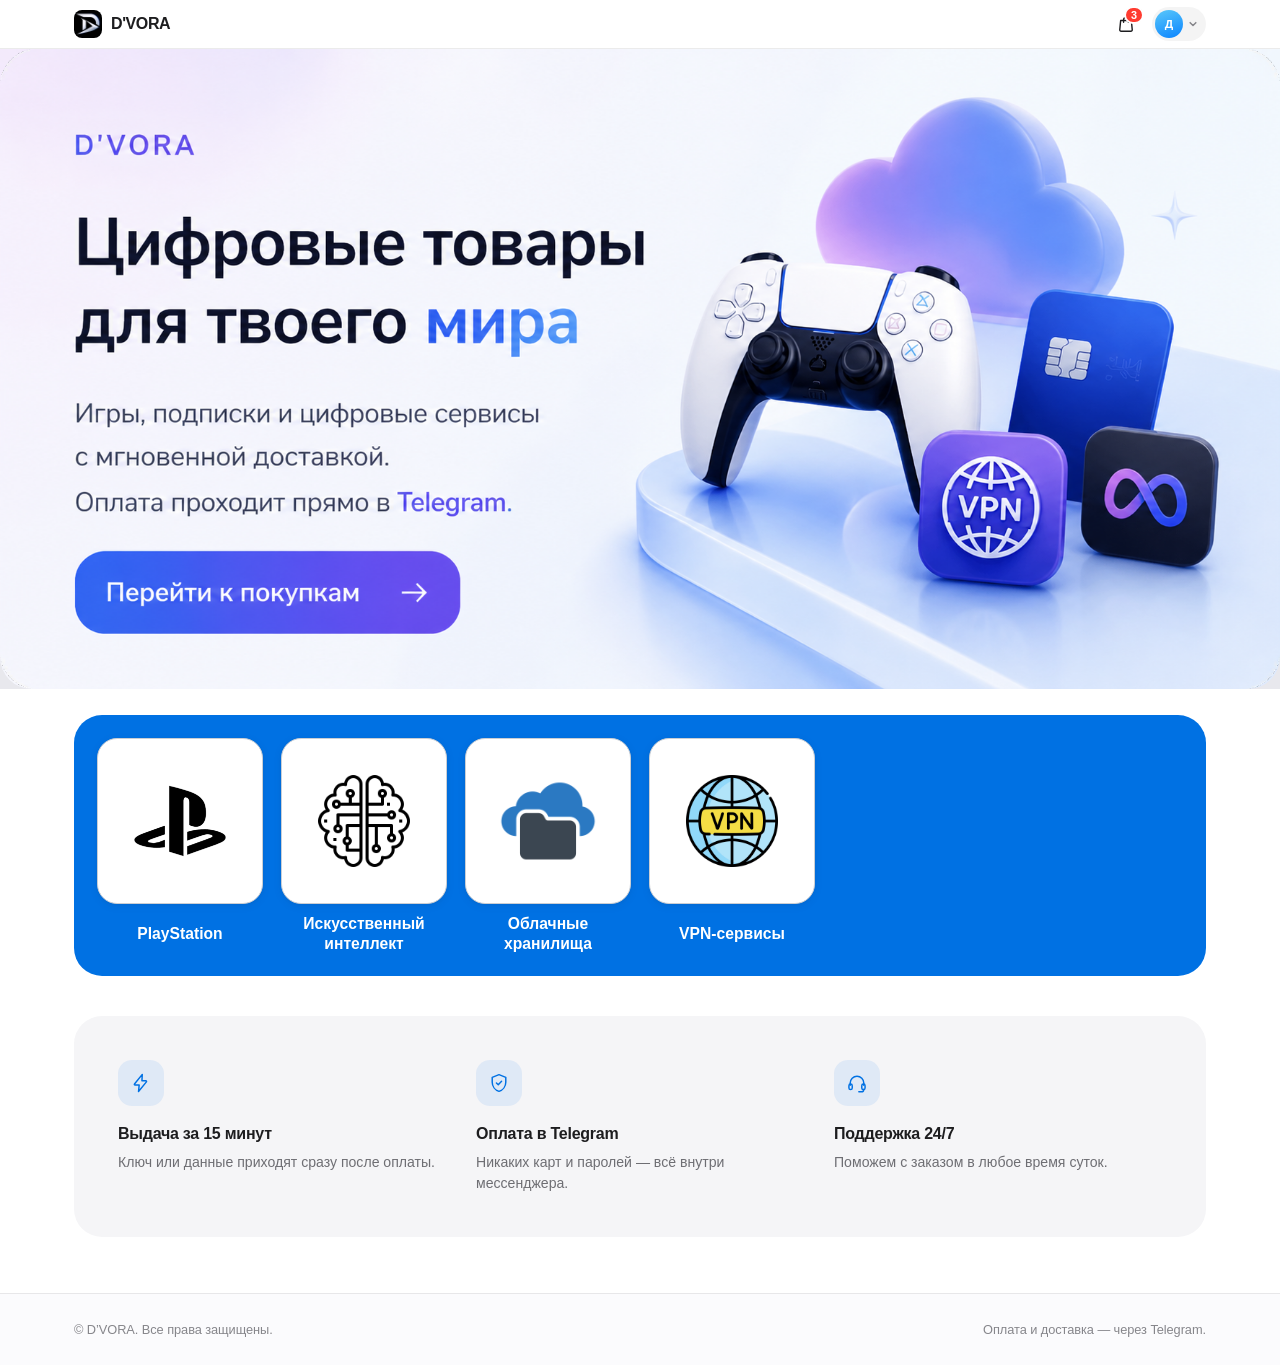
<file: index.html>
<!doctype html>
<html lang="ru">
<head>
<meta charset="utf-8">
<meta name="viewport" content="width=device-width, initial-scale=1">
<title>D'VORA · Услуги</title>
<meta name="theme-color" content="#ffffff">
<meta name="color-scheme" content="light">
<meta name="tg:viewport" content="width=device-width, initial-scale=1.0, maximum-scale=1.0, user-scalable=no">
<link rel="preconnect" href="https://fonts.googleapis.com">
<link rel="preconnect" href="https://fonts.gstatic.com" crossorigin>
<link href="https://fonts.googleapis.com/css2?family=Vollkorn:wght@400;500;600;700&family=Hanken+Grotesk:wght@400;500;600;700;800&display=swap" rel="stylesheet">
<script src="https://telegram.org/js/telegram-web-app.js"></script>
<link rel="stylesheet" href="styles/site.css">
<script>document.documentElement.classList.add('js')</script>
</head>
<body>

<!-- TOP BAR -->
<header class="navbar navbar-home" id="topbar">
  <div class="navbar-inner">
    <a class="brand" href="index.html" aria-label="D'VORA — услуги">
      <img class="brand-mark" src="assets/images/logo-mark.png" alt="">
      <span class="brand-name">D'VORA</span>
    </a>

    <div class="navbar-actions">
      <button class="icon-btn" id="cartBtn" type="button" aria-label="Корзина" aria-expanded="false">
        <svg width="20" height="20" viewBox="0 0 24 24" fill="none"><use href="#i-nav-bag"/></svg>
        <span class="icon-badge" id="navCartCount">0</span>
      </button>
      <button class="avatar-btn" id="profileBtn" type="button" aria-label="Профиль" aria-expanded="false">
        <span class="avatar" id="navAvatar">—</span>
        <span class="avatar-caret" aria-hidden="true"><svg width="10" height="10" viewBox="0 0 12 12" fill="none"><use href="#i-nav-chevron"/></svg></span>
      </button>
    </div>
  </div>
</header>

<div class="scrim" id="scrim" aria-hidden="true"></div>

<!-- CART DRAWER -->
<aside class="drawer" id="cartDrawer" role="dialog" aria-modal="true" aria-label="Корзина" aria-hidden="true">
  <div class="drawer-head">
    <h2 class="drawer-title">Корзина</h2>
    <button class="icon-btn sm" id="cartClose" type="button" aria-label="Закрыть корзину">
      <svg width="16" height="16" viewBox="0 0 16 16" fill="none"><use href="#i-nav-x"/></svg>
    </button>
  </div>
  <div class="drawer-body">
    <div class="cart-list" id="cartList"></div>
  </div>
  <div class="drawer-foot">
    <div class="sum-row"><span>Товары <span id="sumCount"></span></span><span class="sr-v" id="sumSubtotal"></span></div>
    <div class="sum-row"><span>Комиссия сервиса</span><span class="sr-v" id="sumTax"></span></div>
    <div class="sum-divider"></div>
    <div class="sum-total"><span class="st-l">Итого</span><span class="st-v" id="sumTotal"></span></div>
    <button class="apple-btn" id="checkoutBtn" type="button">Оплатить</button>
    <p class="drawer-note">Оплата проходит через Telegram. Ключ или данные аккаунта придут в течение 15 минут.</p>
  </div>
</aside>

<!-- PROFILE SHEET -->
<aside class="sheet" id="profileSheet" role="dialog" aria-label="Профиль" aria-hidden="true">
  <div class="sheet-card">
    <div class="sheet-head">
      <span class="avatar lg" id="pfAvatar">—</span>
      <div class="sheet-id">
        <div class="sheet-name" id="pfName">Игрок</div>
        <div class="sheet-user" id="pfUsername">@username</div>
        <span class="pill-demo" id="pfDemo" hidden>Демо-режим</span>
      </div>
      <button class="icon-btn sm" id="profileClose" type="button" aria-label="Закрыть профиль">
        <svg width="16" height="16" viewBox="0 0 16 16" fill="none"><use href="#i-nav-x"/></svg>
      </button>
    </div>

    <div class="pf-tgid">
      <span class="pf-tg-l">Telegram ID</span>
      <b class="pf-tg-v" id="pfTgid">—</b>
    </div>
    <p class="pf-note" id="pfNote">Профиль создан автоматически по вашему Telegram ID — регистрация не нужна.</p>

    <div class="pf-grid">
      <div class="pf-cell"><span class="pf-cl">Заказы</span><b class="pf-cv" id="pfOrders">0</b></div>
      <div class="pf-cell"><span class="pf-cl">Избранное</span><b class="pf-cv" id="pfWish">0</b></div>
      <div class="pf-cell"><span class="pf-cl">Баланс</span><b class="pf-cv" id="pfBalance">0 ₽</b></div>
    </div>

    <div class="pf-menu">
      <button class="pf-row" type="button" data-pf="orders">
        <span class="pf-ic"><svg width="18" height="18" viewBox="0 0 24 24" fill="none"><use href="#i-nav-box"/></svg></span>
        <span class="pf-rt">Мои заказы</span>
        <svg class="pf-ch" width="14" height="14" viewBox="0 0 12 12" fill="none"><use href="#i-nav-chevron"/></svg>
      </button>
      <button class="pf-row" type="button" data-pf="wishlist">
        <span class="pf-ic"><svg width="18" height="18" viewBox="0 0 24 24" fill="none"><use href="#i-nav-heart"/></svg></span>
        <span class="pf-rt">Избранное</span>
        <span class="pf-badge" id="pfWishBadge">0</span>
        <svg class="pf-ch" width="14" height="14" viewBox="0 0 12 12" fill="none"><use href="#i-nav-chevron"/></svg>
      </button>
      <button class="pf-row" type="button" data-pf="settings">
        <span class="pf-ic"><svg width="18" height="18" viewBox="0 0 24 24" fill="none"><use href="#i-nav-gear"/></svg></span>
        <span class="pf-rt">Настройки</span>
        <svg class="pf-ch" width="14" height="14" viewBox="0 0 12 12" fill="none"><use href="#i-nav-chevron"/></svg>
      </button>
    </div>
  </div>
</aside>

<!-- SERVICES -->
<main class="services">

  <section class="services-hero">
    <h1 class="sr-only">Наши услуги</h1>
    <img class="services-cover" src="assets/images/first_pages/obloshka.png" alt="D&rsquo;VORA — игры, подписки и цифровые сервисы с мгновенной доставкой" width="1774" height="887" fetchpriority="high">
    <p class="sr-only">Игры, подписки и цифровые сервисы с мгновенной доставкой. Оплата проходит прямо в&nbsp;Telegram.</p>
  </section>

  <section class="services-section">
    <div class="wrap">
      <div class="services-grid">

        <a href="playstation.html#games" class="service-item service-item--ps reveal">
          <span class="service-tile"><img src="assets/images/helps/ps.png" alt="PlayStation"></span>
          <span class="service-name">PlayStation</span>
        </a>

        <a href="ai.html" class="service-item service-item--ai reveal">
          <span class="service-tile"><img src="assets/images/helps/iintelect.png" alt="Искусственный интеллект"></span>
          <span class="service-name">Искусственный интеллект</span>
        </a>

        <a href="#" class="service-item service-item--cloud reveal is-soon" data-soon="Облачные хранилища">
          <span class="service-tile"><img src="assets/images/helps/oblaco.png" alt="Облачные хранилища"></span>
          <span class="service-name">Облачные хранилища</span>
        </a>

        <a href="#" class="service-item service-item--vpn reveal is-soon" data-soon="VPN-сервисы">
          <span class="service-tile"><img src="assets/images/helps/vpn.png" alt="VPN-сервисы"></span>
          <span class="service-name">VPN-сервисы</span>
        </a>

      </div>

      <ul class="services-perks">
        <li class="service-perk">
          <span class="service-perk-ic" aria-hidden="true">
            <svg width="22" height="22" viewBox="0 0 24 24" fill="none"><use href="#i-sv-bolt"/></svg>
          </span>
          <b>Выдача за 15 минут</b>
          <span>Ключ или данные приходят сразу после оплаты.</span>
        </li>
        <li class="service-perk">
          <span class="service-perk-ic" aria-hidden="true">
            <svg width="22" height="22" viewBox="0 0 24 24" fill="none"><use href="#i-sv-shield"/></svg>
          </span>
          <b>Оплата в Telegram</b>
          <span>Никаких карт и паролей &mdash; всё внутри мессенджера.</span>
        </li>
        <li class="service-perk">
          <span class="service-perk-ic" aria-hidden="true">
            <svg width="22" height="22" viewBox="0 0 24 24" fill="none"><use href="#i-sv-headset"/></svg>
          </span>
          <b>Поддержка 24/7</b>
          <span>Поможем с заказом в любое время суток.</span>
        </li>
      </ul>
    </div>
  </section>

  <footer class="services-foot">
    <div class="wrap">
      <p class="services-foot-txt">&copy; D&rsquo;VORA. Все права защищены.</p>
      <p class="services-foot-txt">Оплата и доставка &mdash; через Telegram.</p>
    </div>
  </footer>
</main>

<!-- ICONS -->
<svg xmlns="http://www.w3.org/2000/svg" aria-hidden="true" style="display:none">
  <symbol id="i-nav-bag" viewBox="0 0 24 24">
    <path d="M5.6 7.8h12.8l1.1 11.1a1.6 1.6 0 0 1-1.6 1.75H6.1a1.6 1.6 0 0 1-1.6-1.75z" stroke="currentColor" stroke-width="1.7" fill="none" stroke-linejoin="round"/>
    <path d="M9.1 10V6.9a2.9 2.9 0 0 1 5.8 0V10" stroke="currentColor" stroke-width="1.7" fill="none" stroke-linecap="round"/>
  </symbol>
  <symbol id="i-sv-bolt" viewBox="0 0 24 24">
    <path d="M13.4 2.6L4.9 13.1a.7.7 0 0 0 .54 1.15H10l-.7 7.05 8.6-10.5a.7.7 0 0 0-.54-1.15H13z" stroke="currentColor" stroke-width="1.6" fill="none" stroke-linejoin="round"/>
  </symbol>
  <symbol id="i-sv-shield" viewBox="0 0 24 24">
    <path d="M12 2.9l7.4 2.9v5.3c0 4.5-3.1 8.6-7.4 10-4.3-1.4-7.4-5.5-7.4-10V5.8z" stroke="currentColor" stroke-width="1.6" fill="none" stroke-linejoin="round"/>
    <path d="M9.2 11.9l2 2 3.6-3.7" stroke="currentColor" stroke-width="1.6" fill="none" stroke-linecap="round" stroke-linejoin="round"/>
  </symbol>
  <symbol id="i-sv-headset" viewBox="0 0 24 24">
    <path d="M4.6 14.4v-2.3a7.4 7.4 0 0 1 14.8 0v2.3" stroke="currentColor" stroke-width="1.6" fill="none" stroke-linecap="round"/>
    <rect x="3.2" y="13.2" width="3.6" height="6" rx="1.8" stroke="currentColor" stroke-width="1.6" fill="none"/>
    <rect x="17.2" y="13.2" width="3.6" height="6" rx="1.8" stroke="currentColor" stroke-width="1.6" fill="none"/>
    <path d="M19.4 19.2a2.6 2.6 0 0 1-2.6 2.4H14" stroke="currentColor" stroke-width="1.6" fill="none" stroke-linecap="round"/>
  </symbol>
  <symbol id="i-nav-chevron" viewBox="0 0 12 12">
    <path d="M2.6 4.4L6 7.8l3.4-3.4" stroke="currentColor" stroke-width="1.8" fill="none" stroke-linecap="round" stroke-linejoin="round"/>
  </symbol>
  <symbol id="i-nav-x" viewBox="0 0 16 16">
    <path d="M3.6 3.6l8.8 8.8M12.4 3.6l-8.8 8.8" stroke="currentColor" stroke-width="1.8" fill="none" stroke-linecap="round"/>
  </symbol>
  <symbol id="i-nav-box" viewBox="0 0 24 24">
    <path d="M20.2 8.1v7.8a1.6 1.6 0 0 1-.85 1.41l-6.55 3.4a1.6 1.6 0 0 1-1.6 0l-6.55-3.4a1.6 1.6 0 0 1-.85-1.41V8.1" stroke="currentColor" stroke-width="1.7" fill="none" stroke-linecap="round" stroke-linejoin="round"/>
    <path d="M3.9 7.6L11.25 4a1.6 1.6 0 0 1 1.6 0l7.35 3.6a.9.9 0 0 1 0 1.64L12.85 13a1.6 1.6 0 0 1-1.6 0L3.9 9.24a.9.9 0 0 1 0-1.64z" stroke="currentColor" stroke-width="1.7" fill="none" stroke-linejoin="round"/>
  </symbol>
  <symbol id="i-nav-heart" viewBox="0 0 24 24">
    <path d="M12 20s-7.6-4.5-7.6-9.4A4.2 4.2 0 0 1 12 8a4.2 4.2 0 0 1 7.6 2.6c0 4.9-7.6 9.4-7.6 9.4z" stroke="currentColor" stroke-width="1.7" fill="none" stroke-linejoin="round"/>
  </symbol>
  <symbol id="i-nav-gear" viewBox="0 0 24 24">
    <circle cx="12" cy="12" r="3.1" stroke="currentColor" stroke-width="1.7" fill="none"/>
    <path d="M19.1 14.6a1.5 1.5 0 0 0 .3 1.65l.05.05a1.8 1.8 0 1 1-2.55 2.55l-.05-.05a1.5 1.5 0 0 0-1.65-.3 1.5 1.5 0 0 0-.91 1.37v.13a1.8 1.8 0 1 1-3.6 0v-.07a1.5 1.5 0 0 0-.98-1.37 1.5 1.5 0 0 0-1.65.3l-.05.05A1.8 1.8 0 1 1 5.47 16.4l.05-.05a1.5 1.5 0 0 0 .3-1.65 1.5 1.5 0 0 0-1.37-.91H4.3a1.8 1.8 0 1 1 0-3.6h.07a1.5 1.5 0 0 0 1.37-.98 1.5 1.5 0 0 0-.3-1.65l-.05-.05A1.8 1.8 0 1 1 7.95 4.95l.05.05a1.5 1.5 0 0 0 1.65.3h.07a1.5 1.5 0 0 0 .91-1.37V3.8a1.8 1.8 0 1 1 3.6 0v.07a1.5 1.5 0 0 0 .91 1.37 1.5 1.5 0 0 0 1.65-.3l.05-.05a1.8 1.8 0 1 1 2.55 2.55l-.05.05a1.5 1.5 0 0 0-.3 1.65v.07a1.5 1.5 0 0 0 1.37.91h.13a1.8 1.8 0 1 1 0 3.6h-.07a1.5 1.5 0 0 0-1.37.91z" stroke="currentColor" stroke-width="1.6" fill="none" stroke-linejoin="round"/>
  </symbol>
</svg>

<!-- JavaScript Modules -->
<script src="scripts/app.js"></script>
<script src="scripts/user.js"></script>
<script src="scripts/cart.js"></script>
<script src="scripts/cart-drawer.js"></script>
<script src="scripts/profile.js"></script>
<script src="scripts/telegram.js"></script>
</body>
</html>
</file>
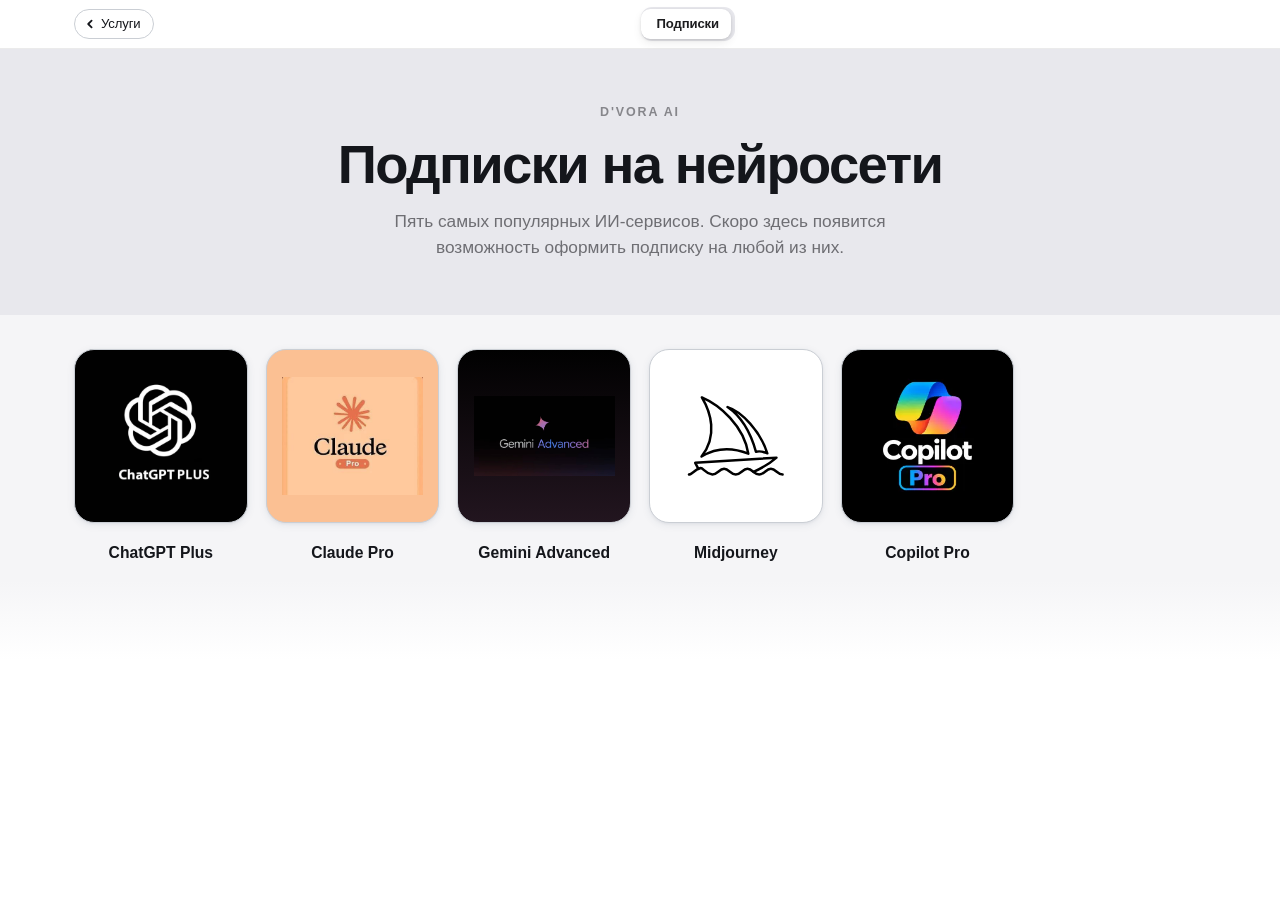
<file: ai.html>
<!doctype html>
<html lang="ru">
<head>
<meta charset="utf-8">
<meta name="viewport" content="width=device-width, initial-scale=1">
<title>D'VORA · Искусственный интеллект</title>
<meta name="theme-color" content="#ffffff">
<meta name="color-scheme" content="light">
<meta name="tg:viewport" content="width=device-width, initial-scale=1.0, maximum-scale=1.0, user-scalable=no">
<link rel="preconnect" href="https://fonts.googleapis.com">
<link rel="preconnect" href="https://fonts.gstatic.com" crossorigin>
<link href="https://fonts.googleapis.com/css2?family=Vollkorn:wght@400;500;600;700&family=Hanken+Grotesk:wght@400;500;600;700;800&display=swap" rel="stylesheet">
<script src="https://telegram.org/js/telegram-web-app.js"></script>
<link rel="stylesheet" href="styles/site.css">
<script>document.documentElement.classList.add('js')</script>
</head>
<body>

<!-- TOP BAR -->
<header class="navbar" id="topbar">
  <div class="navbar-inner">
    <a class="back-btn" href="index.html" aria-label="Назад к услугам">
      <svg width="12" height="12" viewBox="0 0 12 12" fill="none" aria-hidden="true"><use href="#i-nav-chevron"/></svg>
      <span class="back-txt">Услуги</span>
    </a>

    <nav class="seg" aria-label="Разделы">
      <span class="seg-thumb" id="segThumb" aria-hidden="true"></span>
      <a href="#subscriptions" class="seg-opt is-on">Подписки</a>
    </nav>
  </div>
</header>

<!-- SUBSCRIPTIONS -->
<section class="sec sec-subs" id="subscriptions">
  <div class="wrap">
    <div class="sec-head center sec-head--panel">
      <span class="sub-eyebrow">D'VORA AI</span>
      <h2>Подписки на нейросети</h2>
      <p>Пять самых популярных ИИ-сервисов. Скоро здесь появится возможность оформить подписку на любой из них.</p>
    </div>

    <div class="ai-grid">

      <div class="ai-item ai-item--chatgpt">
        <span class="ai-tile"><img src="assets/images/i_i/chatgpt_plus.webp" alt="ChatGPT Plus"></span>
        <span class="ai-name">ChatGPT Plus</span>
      </div>

      <div class="ai-item ai-item--claude">
        <span class="ai-tile"><img src="assets/images/i_i/claude_pro.jpg" alt="Claude Pro"></span>
        <span class="ai-name">Claude Pro</span>
      </div>

      <div class="ai-item ai-item--gemini">
        <span class="ai-tile"><img src="assets/images/i_i/gemini_advanced.jpg" alt="Gemini Advanced"></span>
        <span class="ai-name">Gemini Advanced</span>
      </div>

      <div class="ai-item ai-item--midjourney">
        <span class="ai-tile"><img src="assets/images/i_i/Midjourney_Emblem.svg" alt="Midjourney"></span>
        <span class="ai-name">Midjourney</span>
      </div>

      <div class="ai-item ai-item--copilot">
        <span class="ai-tile"><img src="assets/images/i_i/copilot_pro.webp" alt="Copilot Pro"></span>
        <span class="ai-name">Copilot Pro</span>
      </div>

    </div>
  </div>
</section>

<!-- ICONS -->
<svg xmlns="http://www.w3.org/2000/svg" aria-hidden="true" style="display:none">
  <symbol id="i-nav-chevron" viewBox="0 0 12 12">
    <path d="M2.6 4.4L6 7.8l3.4-3.4" stroke="currentColor" stroke-width="1.8" fill="none" stroke-linecap="round" stroke-linejoin="round"/>
  </symbol>
</svg>

<!-- JavaScript Modules -->
<script src="scripts/app.js"></script>
<script src="scripts/user.js"></script>
<script src="scripts/cart.js"></script>
<script src="scripts/cart-drawer.js"></script>
<script src="scripts/profile.js"></script>
<script src="scripts/telegram.js"></script>
</body>
</html>
</file>
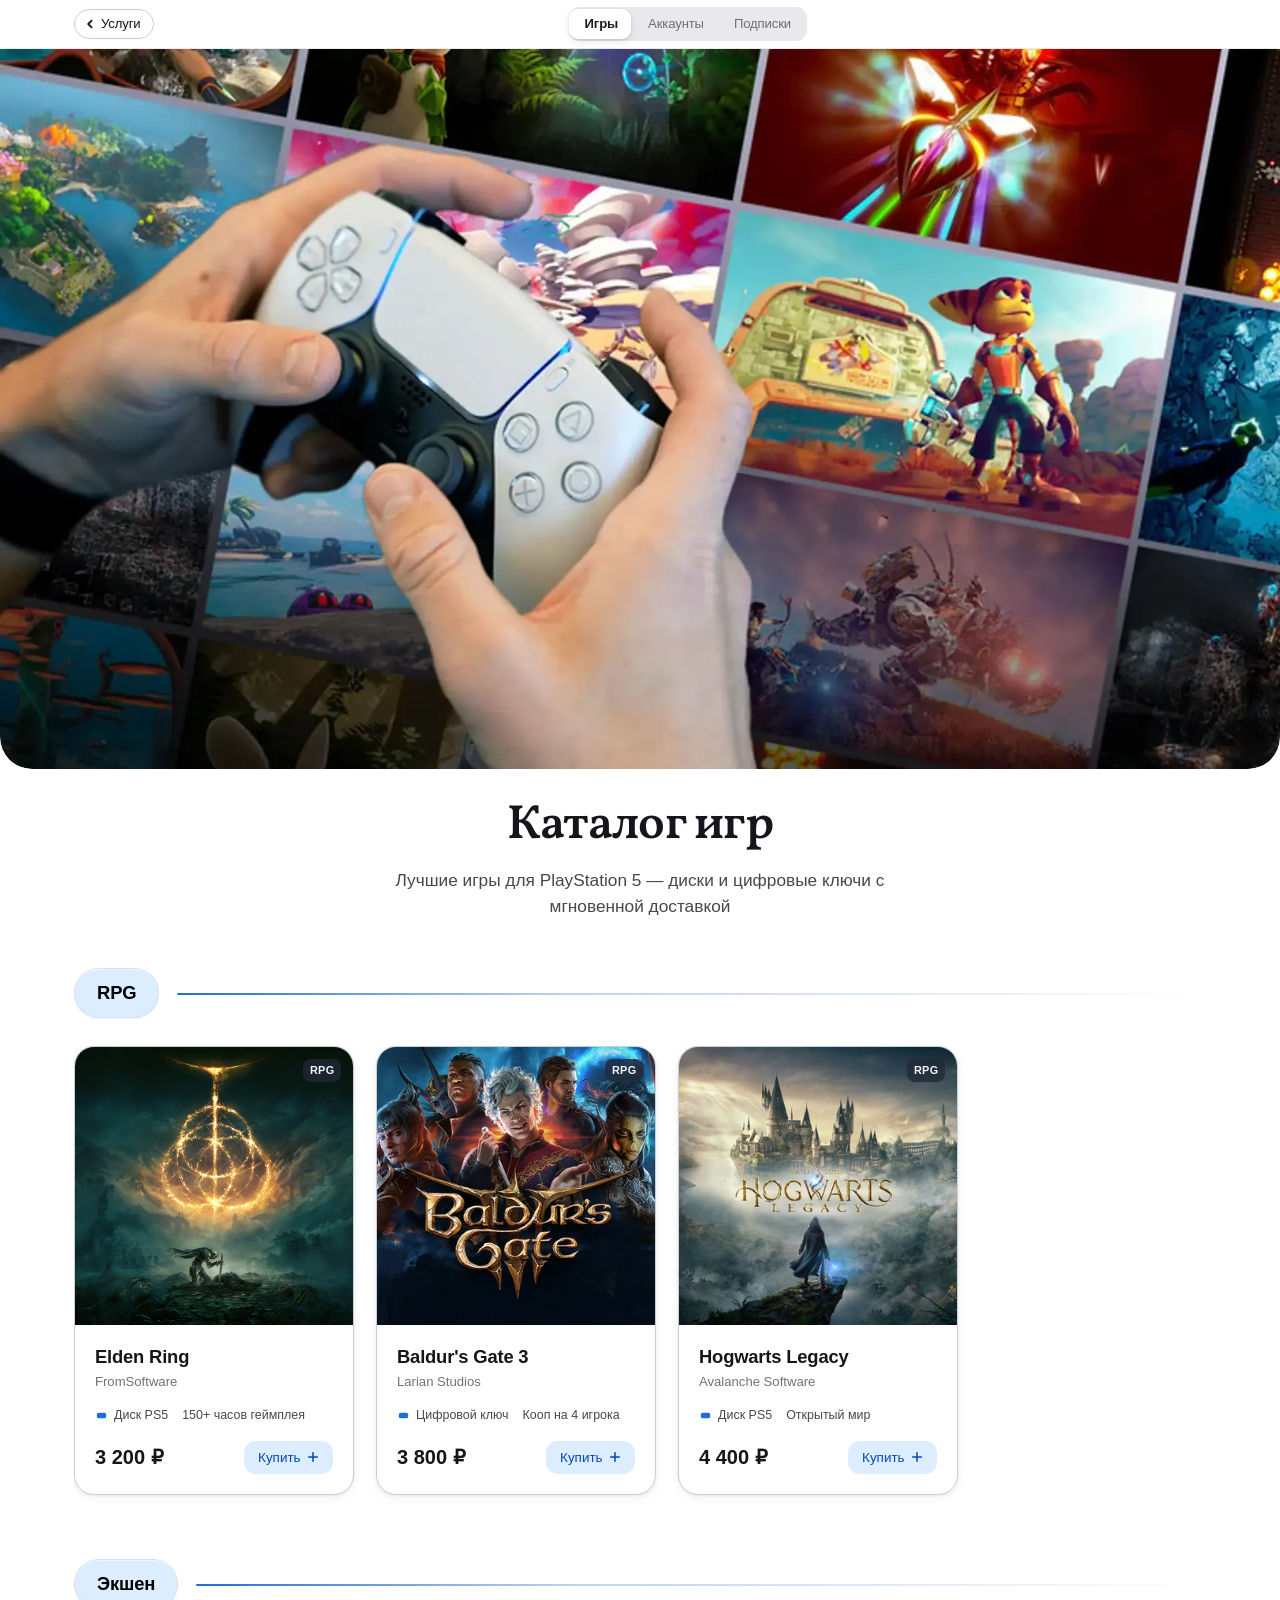
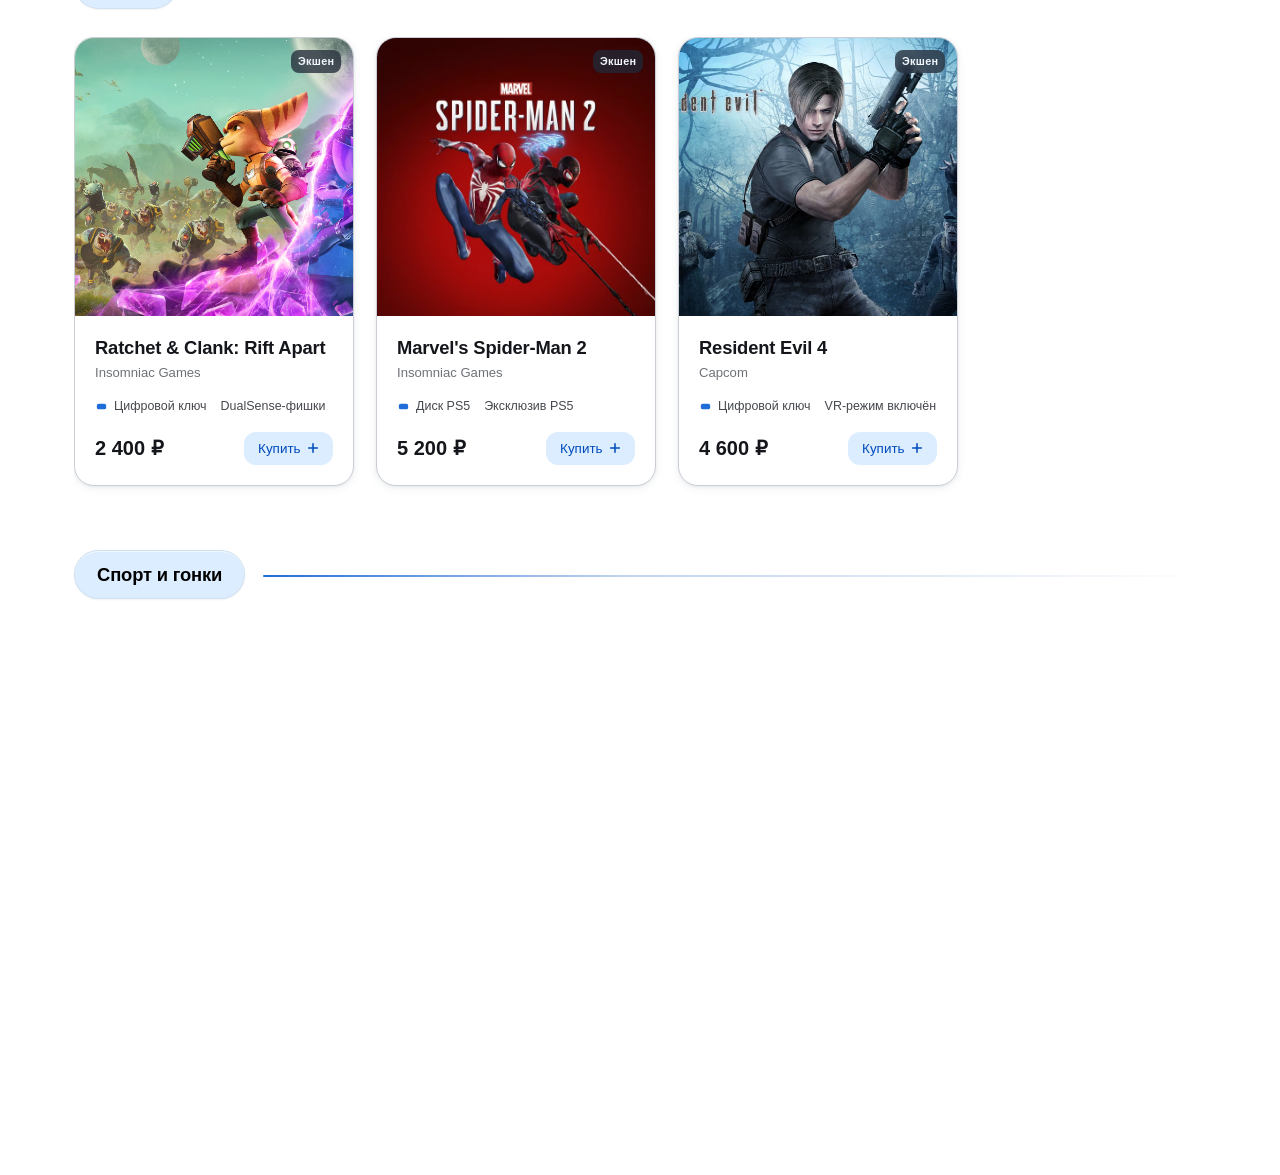
<file: playstation.html>
<!doctype html>
<html lang="ru">
<head>
<meta charset="utf-8">
<meta name="viewport" content="width=device-width, initial-scale=1">
<title>D'VORA · Игры для PS5 без ожидания</title>
<meta name="description" content="D'VORA — магазин лицензионных игр для PS5. Ключ или диск в течение 15 минут после оплаты, уведомления о скидках в вишлисте, гарантия возврата 14 дней.">
<meta name="theme-color" content="#ffffff">
<meta name="color-scheme" content="light">
<meta name="viewport" content="width=device-width, initial-scale=1.0, maximum-scale=1.0, user-scalable=no">
<meta name="tg:viewport" content="width=device-width, initial-scale=1.0, maximum-scale=1.0, user-scalable=no">
<link rel="preconnect" href="https://fonts.googleapis.com">
<link rel="preconnect" href="https://fonts.gstatic.com" crossorigin>
<link href="https://fonts.googleapis.com/css2?family=Vollkorn:ital,wght@0,400;0,500;0,600;0,700;0,800;1,400;1,500;1,600&family=Hanken+Grotesk:wght@400;500;600;700;800&display=swap" rel="stylesheet">
<script src="https://telegram.org/js/telegram-web-app.js"></script>
<link rel="stylesheet" href="styles/site.css">
<script>document.documentElement.classList.add('js')</script>
</head>
<body>

<!-- TOP BAR -->
<header class="navbar" id="topbar">
  <div class="navbar-inner">
    <a class="back-btn" href="index.html" aria-label="Назад к услугам">
      <svg width="12" height="12" viewBox="0 0 12 12" fill="none" aria-hidden="true"><use href="#i-nav-chevron"/></svg>
      <span class="back-txt">Услуги</span>
    </a>

    <nav class="seg" aria-label="Разделы">
      <span class="seg-thumb" id="segThumb" aria-hidden="true"></span>
      <a href="#games" class="seg-opt is-on">Игры</a>
      <a href="#accounts" class="seg-opt">Аккаунты</a>
      <a href="#subscriptions" class="seg-opt">Подписки</a>
    </nav>
  </div>
</header>

<div class="scrim" id="scrim" aria-hidden="true"></div>

<!-- CART DRAWER -->
<aside class="drawer" id="cartDrawer" role="dialog" aria-modal="true" aria-label="Корзина" aria-hidden="true">
  <div class="drawer-head">
    <h2 class="drawer-title">Корзина</h2>
    <button class="icon-btn sm" id="cartClose" type="button" aria-label="Закрыть корзину">
      <svg width="16" height="16" viewBox="0 0 16 16" fill="none"><use href="#i-nav-x"/></svg>
    </button>
  </div>
  <div class="drawer-body">
    <div class="cart-list" id="cartList"></div>
  </div>
  <div class="drawer-foot">
    <div class="sum-row"><span>Товары <span id="sumCount"></span></span><span class="sr-v" id="sumSubtotal"></span></div>
    <div class="sum-row"><span>Комиссия сервиса</span><span class="sr-v" id="sumTax"></span></div>
    <div class="sum-divider"></div>
    <div class="sum-total"><span class="st-l">Итого</span><span class="st-v" id="sumTotal"></span></div>
    <button class="apple-btn" id="checkoutBtn" type="button">Оплатить</button>
    <p class="drawer-note">Оплата проходит через Telegram. Ключ или данные аккаунта придут в течение 15 минут.</p>
  </div>
</aside>

<!-- PROFILE SHEET -->
<aside class="sheet" id="profileSheet" role="dialog" aria-label="Профиль" aria-hidden="true">
  <div class="sheet-card">
    <div class="sheet-head">
      <span class="avatar lg" id="pfAvatar">—</span>
      <div class="sheet-id">
        <div class="sheet-name" id="pfName">Игрок</div>
        <div class="sheet-user" id="pfUsername">@username</div>
        <span class="pill-demo" id="pfDemo" hidden>Демо-режим</span>
      </div>
      <button class="icon-btn sm" id="profileClose" type="button" aria-label="Закрыть профиль">
        <svg width="16" height="16" viewBox="0 0 16 16" fill="none"><use href="#i-nav-x"/></svg>
      </button>
    </div>

    <div class="pf-tgid">
      <span class="pf-tg-l">Telegram ID</span>
      <b class="pf-tg-v" id="pfTgid">—</b>
    </div>
    <p class="pf-note" id="pfNote">Профиль создан автоматически по вашему Telegram ID — регистрация не нужна.</p>

    <div class="pf-grid">
      <div class="pf-cell"><span class="pf-cl">Заказы</span><b class="pf-cv" id="pfOrders">0</b></div>
      <div class="pf-cell"><span class="pf-cl">Избранное</span><b class="pf-cv" id="pfWish">0</b></div>
      <div class="pf-cell"><span class="pf-cl">Баланс</span><b class="pf-cv" id="pfBalance">0 ₽</b></div>
    </div>

    <div class="pf-menu">
      <button class="pf-row" type="button" data-pf="orders">
        <span class="pf-ic"><svg width="18" height="18" viewBox="0 0 24 24" fill="none"><use href="#i-nav-box"/></svg></span>
        <span class="pf-rt">Мои заказы</span>
        <svg class="pf-ch" width="14" height="14" viewBox="0 0 12 12" fill="none"><use href="#i-nav-chevron"/></svg>
      </button>
      <button class="pf-row" type="button" data-pf="wishlist">
        <span class="pf-ic"><svg width="18" height="18" viewBox="0 0 24 24" fill="none"><use href="#i-nav-heart"/></svg></span>
        <span class="pf-rt">Избранное</span>
        <span class="pf-badge" id="pfWishBadge">0</span>
        <svg class="pf-ch" width="14" height="14" viewBox="0 0 12 12" fill="none"><use href="#i-nav-chevron"/></svg>
      </button>
      <button class="pf-row" type="button" data-pf="settings">
        <span class="pf-ic"><svg width="18" height="18" viewBox="0 0 24 24" fill="none"><use href="#i-nav-gear"/></svg></span>
        <span class="pf-rt">Настройки</span>
        <svg class="pf-ch" width="14" height="14" viewBox="0 0 12 12" fill="none"><use href="#i-nav-chevron"/></svg>
      </button>
    </div>
  </div>
</aside>

<svg xmlns="http://www.w3.org/2000/svg" aria-hidden="true" style="display:none">
  <symbol id="i-playdrop-1" viewBox="0 0 18 18">
    <circle cx="5.5" cy="5.5" r="2.3" fill="currentColor"/>
    <circle cx="12.5" cy="12.5" r="2.3" fill="currentColor"/>
    <path d="M13 4L4 14" stroke="currentColor" stroke-width="1.6" stroke-linecap="round"/>
  </symbol>
  <symbol id="i-playdrop-2" viewBox="0 0 14 14">
    <path d="M2 7l3.5 3.5L12 3" stroke="currentColor" stroke-width="2" stroke-linecap="round" stroke-linejoin="round"/>
  </symbol>
  <symbol id="i-playdrop-3" viewBox="0 0 14 14">
    <rect x="2" y="4" width="10" height="6" rx="2" fill="currentColor"/>
  </symbol>
  <symbol id="i-playdrop-4" viewBox="0 0 14 14">
    <circle cx="7" cy="7" r="2.6" fill="currentColor"/>
  </symbol>
  <symbol id="i-playdrop-5" viewBox="0 0 14 14">
    <path d="M7 2v10M2 7h10" stroke="currentColor" stroke-width="1.8" stroke-linecap="round"/>
  </symbol>
  <symbol id="i-playdrop-6" viewBox="0 0 14 14">
    <path d="M3 3l8 8M11 3l-8 8" stroke="currentColor" stroke-width="1.6" stroke-linecap="round"/>
  </symbol>

  <!-- SUBSCRIPTION LOGOS -->
  <symbol id="i-sub-essential" viewBox="0 0 48 48">
    <defs>
      <linearGradient id="g-sub-essential" x1="6" y1="4" x2="42" y2="44" gradientUnits="userSpaceOnUse">
        <stop offset="0" stop-color="#4aa3ff"/><stop offset="1" stop-color="#0a55cf"/>
      </linearGradient>
    </defs>
    <rect x="2" y="2" width="44" height="44" rx="13" fill="url(#g-sub-essential)"/>
    <path d="M21 13.5h6V21h7.5v6H27v7.5h-6V27h-7.5v-6H21z" fill="#fff"/>
  </symbol>

  <symbol id="i-sub-extra" viewBox="0 0 48 48">
    <defs>
      <linearGradient id="g-sub-extra" x1="6" y1="4" x2="42" y2="44" gradientUnits="userSpaceOnUse">
        <stop offset="0" stop-color="#37b3ff"/><stop offset="1" stop-color="#5b2bdb"/>
      </linearGradient>
    </defs>
    <rect x="2" y="2" width="44" height="44" rx="13" fill="url(#g-sub-extra)"/>
    <rect x="13" y="27" width="6.5" height="9" rx="3.25" fill="#fff" opacity=".62"/>
    <rect x="20.75" y="21" width="6.5" height="15" rx="3.25" fill="#fff" opacity=".84"/>
    <rect x="28.5" y="13" width="6.5" height="23" rx="3.25" fill="#fff"/>
  </symbol>

  <symbol id="i-sub-deluxe" viewBox="0 0 48 48">
    <defs>
      <linearGradient id="g-sub-deluxe" x1="6" y1="4" x2="42" y2="44" gradientUnits="userSpaceOnUse">
        <stop offset="0" stop-color="#8b5cf6"/><stop offset="1" stop-color="#c026a3"/>
      </linearGradient>
    </defs>
    <rect x="2" y="2" width="44" height="44" rx="13" fill="url(#g-sub-deluxe)"/>
    <path d="M22 11.5c.75 6.1 4.2 9.55 10.3 10.3-6.1.75-9.55 4.2-10.3 10.3-.75-6.1-4.2-9.55-10.3-10.3 6.1-.75 9.55-4.2 10.3-10.3z" fill="#fff"/>
    <path d="M35.5 26.5c.4 2.85 1.95 4.4 4.8 4.8-2.85.4-4.4 1.95-4.8 4.8-.4-2.85-1.95-4.4-4.8-4.8 2.85-.4 4.4-1.95 4.8-4.8z" fill="#fff" opacity=".55"/>
  </symbol>

  <symbol id="i-sub-ea" viewBox="0 0 48 48">
    <rect x="2" y="2" width="44" height="44" rx="13" fill="#101215"/>
    <text x="24.5" y="30.5" text-anchor="middle" font-family="Arial, Helvetica, sans-serif" font-size="16" font-weight="900" font-style="italic" fill="#fff" letter-spacing="-.5">EA</text>
  </symbol>

  <!-- SUBSCRIPTION UI ICONS -->
  <symbol id="i-sub-check" viewBox="0 0 20 20">
    <path d="M4 10.6l3.9 3.9L16 5.9" stroke="currentColor" stroke-width="2.2" stroke-linecap="round" stroke-linejoin="round"/>
  </symbol>
  <symbol id="i-sub-chevron" viewBox="0 0 20 20">
    <path d="M5.5 8l4.5 4.5L14.5 8" stroke="currentColor" stroke-width="2" stroke-linecap="round" stroke-linejoin="round" fill="none"/>
  </symbol>
  <symbol id="i-sub-clock" viewBox="0 0 24 24">
    <circle cx="12" cy="12" r="8.6" stroke="currentColor" stroke-width="1.8" fill="none"/>
    <path d="M12 7.2v5.2l3.4 2.1" stroke="currentColor" stroke-width="1.8" stroke-linecap="round" fill="none"/>
  </symbol>
  <symbol id="i-sub-refresh" viewBox="0 0 24 24">
    <path d="M19.4 12a7.4 7.4 0 1 1-2.5-5.5" stroke="currentColor" stroke-width="1.8" fill="none" stroke-linecap="round"/>
    <path d="M19.6 4.2v4.6H15" stroke="currentColor" stroke-width="1.8" fill="none" stroke-linecap="round" stroke-linejoin="round"/>
  </symbol>
  <symbol id="i-sub-shield" viewBox="0 0 24 24">
    <path d="M12 3.2l7.4 2.8v5.3c0 4.3-2.9 8.1-7.4 9.4-4.5-1.3-7.4-5.1-7.4-9.4V6z" stroke="currentColor" stroke-width="1.8" fill="none" stroke-linejoin="round"/>
    <path d="M8.9 12.1l2.2 2.2 4.1-4.5" stroke="currentColor" stroke-width="1.8" fill="none" stroke-linecap="round" stroke-linejoin="round"/>
  </symbol>
  <symbol id="i-sub-chat" viewBox="0 0 24 24">
    <path d="M4.4 6.6A2.6 2.6 0 0 1 7 4h10a2.6 2.6 0 0 1 2.6 2.6v6.6A2.6 2.6 0 0 1 17 15.8h-6.6L6 19.6l.7-3.8H7a2.6 2.6 0 0 1-2.6-2.6z" stroke="currentColor" stroke-width="1.8" fill="none" stroke-linejoin="round"/>
  </symbol>

  <!-- NAV / UI ICONS -->
  <symbol id="i-nav-bag" viewBox="0 0 24 24">
    <path d="M5.6 7.8h12.8l1.1 11.1a1.6 1.6 0 0 1-1.6 1.75H6.1a1.6 1.6 0 0 1-1.6-1.75z" stroke="currentColor" stroke-width="1.7" fill="none" stroke-linejoin="round"/>
    <path d="M9.1 10V6.9a2.9 2.9 0 0 1 5.8 0V10" stroke="currentColor" stroke-width="1.7" fill="none" stroke-linecap="round"/>
  </symbol>
  <symbol id="i-nav-chevron" viewBox="0 0 12 12">
    <path d="M2.6 4.4L6 7.8l3.4-3.4" stroke="currentColor" stroke-width="1.8" fill="none" stroke-linecap="round" stroke-linejoin="round"/>
  </symbol>
  <symbol id="i-nav-x" viewBox="0 0 16 16">
    <path d="M3.6 3.6l8.8 8.8M12.4 3.6l-8.8 8.8" stroke="currentColor" stroke-width="1.8" fill="none" stroke-linecap="round"/>
  </symbol>
  <symbol id="i-nav-box" viewBox="0 0 24 24">
    <path d="M20.2 8.1v7.8a1.6 1.6 0 0 1-.85 1.41l-6.55 3.4a1.6 1.6 0 0 1-1.6 0l-6.55-3.4a1.6 1.6 0 0 1-.85-1.41V8.1" stroke="currentColor" stroke-width="1.7" fill="none" stroke-linecap="round" stroke-linejoin="round"/>
    <path d="M3.9 7.6L11.25 4a1.6 1.6 0 0 1 1.6 0l7.35 3.6a.9.9 0 0 1 0 1.64L12.85 13a1.6 1.6 0 0 1-1.6 0L3.9 9.24a.9.9 0 0 1 0-1.64z" stroke="currentColor" stroke-width="1.7" fill="none" stroke-linejoin="round"/>
  </symbol>
  <symbol id="i-nav-heart" viewBox="0 0 24 24">
    <path d="M12 20s-7.6-4.5-7.6-9.4A4.2 4.2 0 0 1 12 8a4.2 4.2 0 0 1 7.6 2.6c0 4.9-7.6 9.4-7.6 9.4z" stroke="currentColor" stroke-width="1.7" fill="none" stroke-linejoin="round"/>
  </symbol>
  <symbol id="i-nav-gear" viewBox="0 0 24 24">
    <circle cx="12" cy="12" r="3.1" stroke="currentColor" stroke-width="1.7" fill="none"/>
    <path d="M19.1 14.6a1.5 1.5 0 0 0 .3 1.65l.05.05a1.8 1.8 0 1 1-2.55 2.55l-.05-.05a1.5 1.5 0 0 0-1.65-.3 1.5 1.5 0 0 0-.91 1.37v.13a1.8 1.8 0 1 1-3.6 0v-.07a1.5 1.5 0 0 0-.98-1.37 1.5 1.5 0 0 0-1.65.3l-.05.05A1.8 1.8 0 1 1 5.47 16.4l.05-.05a1.5 1.5 0 0 0 .3-1.65 1.5 1.5 0 0 0-1.37-.91H4.3a1.8 1.8 0 1 1 0-3.6h.07a1.5 1.5 0 0 0 1.37-.98 1.5 1.5 0 0 0-.3-1.65l-.05-.05A1.8 1.8 0 1 1 7.95 4.95l.05.05a1.5 1.5 0 0 0 1.65.3h.07a1.5 1.5 0 0 0 .91-1.37V3.8a1.8 1.8 0 1 1 3.6 0v.07a1.5 1.5 0 0 0 .91 1.37 1.5 1.5 0 0 0 1.65-.3l.05-.05a1.8 1.8 0 1 1 2.55 2.55l-.05.05a1.5 1.5 0 0 0-.3 1.65v.07a1.5 1.5 0 0 0 1.37.91h.13a1.8 1.8 0 1 1 0 3.6h-.07a1.5 1.5 0 0 0-1.37.91z" stroke="currentColor" stroke-width="1.6" fill="none" stroke-linejoin="round"/>
  </symbol>
</svg>
 
<!-- CATALOG -->
<section class="sec" id="catalog">
  <div class="wrap">

    <div class="sec-cover">
      <h2 class="sr-only">Игры для PS5</h2>
      <img class="sec-cover-img" src="assets/images/first_pages/pages_ps/2.png" width="1920" height="1080" alt="Игры для PS5 — диски и цифровые ключи в наличии" fetchpriority="high">
      <p class="sr-only">Диски и цифровые ключи в наличии.</p>
    </div>

    <div class="sec-head center">
      <h2>Каталог игр</h2>
      <p>Лучшие игры для PlayStation 5 — диски и цифровые ключи с мгновенной доставкой</p>
    </div>

    <!-- RPG -->
    <div class="genre-section">
      <h3 class="genre-title"><span class="genre-pill">RPG</span></h3>
      <div class="catalog-grid">
        <article class="pcard reveal" data-catlight="low">
          <div class="pcard-media"><img src="assets/images/games/Elden%20Ring.png" width="440" height="440" alt="Elden Ring" loading="lazy"><span class="light-badge">RPG</span></div>
          <div class="pcard-body">
            <h3>Elden Ring</h3><div class="pcard-latin">FromSoftware</div>
            <div class="pcard-spec"><span class="spec-bit"><svg width="13" height="13" viewBox="0 0 14 14" fill="none"><use href="#i-playdrop-3"/></svg>Диск PS5</span><span class="spec-bit">150+ часов геймплея</span></div>
            <div class="pcard-foot"><div class="price">3 200 ₽</div><button class="add-btn" data-add data-id="eldenring" data-name="Elden Ring" data-latin="FromSoftware" data-price="3200" data-img="eldenring" data-light="low">Купить <svg width="12" height="12" viewBox="0 0 14 14" fill="none"><use href="#i-playdrop-5"/></svg></button></div>
          </div>
        </article>
        <article class="pcard reveal" data-catlight="low">
          <div class="pcard-media"><img src="assets/images/games/Baldur's%20Gate3.png" width="440" height="440" alt="Baldur's Gate 3" loading="lazy"><span class="light-badge">RPG</span></div>
          <div class="pcard-body">
            <h3>Baldur's Gate 3</h3><div class="pcard-latin">Larian Studios</div>
            <div class="pcard-spec"><span class="spec-bit"><svg width="13" height="13" viewBox="0 0 14 14" fill="none"><use href="#i-playdrop-3"/></svg>Цифровой ключ</span><span class="spec-bit">Кооп на 4 игрока</span></div>
            <div class="pcard-foot"><div class="price">3 800 ₽</div><button class="add-btn" data-add data-id="baldursgate" data-name="Baldur's Gate 3" data-latin="Larian Studios" data-price="3800" data-img="baldursgate" data-light="low">Купить <svg width="12" height="12" viewBox="0 0 14 14" fill="none"><use href="#i-playdrop-5"/></svg></button></div>
          </div>
        </article>
        <article class="pcard reveal" data-catlight="low">
          <div class="pcard-media"><img src="assets/images/games/Hogwarts%20Legacy.png" width="440" height="440" alt="Hogwarts Legacy" loading="lazy"><span class="light-badge">RPG</span></div>
          <div class="pcard-body">
            <h3>Hogwarts Legacy</h3><div class="pcard-latin">Avalanche Software</div>
            <div class="pcard-spec"><span class="spec-bit"><svg width="13" height="13" viewBox="0 0 14 14" fill="none"><use href="#i-playdrop-3"/></svg>Диск PS5</span><span class="spec-bit">Открытый мир</span></div>
            <div class="pcard-foot"><div class="price">4 400 ₽</div><button class="add-btn" data-add data-id="hogwarts" data-name="Hogwarts Legacy" data-latin="Avalanche Software" data-price="4400" data-img="hogwarts" data-light="low">Купить <svg width="12" height="12" viewBox="0 0 14 14" fill="none"><use href="#i-playdrop-5"/></svg></button></div>
          </div>
        </article>
      </div>
    </div>
 
    <!-- Экшен -->
    <div class="genre-section">
      <h3 class="genre-title"><span class="genre-pill">Экшен</span></h3>
      <div class="catalog-grid">
      <article class="pcard reveal" data-catlight="medium">
        <div class="pcard-media"><img src="assets/images/games/Ratchet%20Clank.png" width="440" height="440" alt="Ratchet &amp; Clank: Rift Apart" loading="lazy"><span class="light-badge">Экшен</span></div>
        <div class="pcard-body">
          <h3>Ratchet &amp; Clank: Rift Apart</h3><div class="pcard-latin">Insomniac Games</div>
          <div class="pcard-spec"><span class="spec-bit"><svg width="13" height="13" viewBox="0 0 14 14" fill="none"><use href="#i-playdrop-3"/></svg>Цифровой ключ</span><span class="spec-bit">DualSense-фишки</span></div>
          <div class="pcard-foot"><div class="price">2 400 ₽</div><button class="add-btn" data-add data-id="riftapart" data-name="Ratchet &amp; Clank: Rift Apart" data-latin="Insomniac Games" data-price="2400" data-img="riftapart" data-light="medium">Купить <svg width="12" height="12" viewBox="0 0 14 14" fill="none"><use href="#i-playdrop-5"/></svg></button></div>
        </div>
      </article>
      <article class="pcard reveal" data-catlight="medium">
        <div class="pcard-media"><img src="assets/images/games/Spider-man%202.png" width="440" height="440" alt="Marvel's Spider-Man 2" loading="lazy"><span class="light-badge">Экшен</span></div>
        <div class="pcard-body">
          <h3>Marvel's Spider-Man 2</h3><div class="pcard-latin">Insomniac Games</div>
          <div class="pcard-spec"><span class="spec-bit"><svg width="13" height="13" viewBox="0 0 14 14" fill="none"><use href="#i-playdrop-3"/></svg>Диск PS5</span><span class="spec-bit">Эксклюзив PS5</span></div>
          <div class="pcard-foot"><div class="price">5 200 ₽</div><button class="add-btn" data-add data-id="spiderman" data-name="Marvel's Spider-Man 2" data-latin="Insomniac Games" data-price="5200" data-img="spiderman" data-light="medium">Купить <svg width="12" height="12" viewBox="0 0 14 14" fill="none"><use href="#i-playdrop-5"/></svg></button></div>
        </div>
      </article>
      <article class="pcard reveal" data-catlight="medium">
        <div class="pcard-media"><img src="assets/images/games/Resident-evil%204.png" width="440" height="440" alt="Resident Evil 4" loading="lazy"><span class="light-badge">Экшен</span></div>
        <div class="pcard-body">
          <h3>Resident Evil 4</h3><div class="pcard-latin">Capcom</div>
          <div class="pcard-spec"><span class="spec-bit"><svg width="13" height="13" viewBox="0 0 14 14" fill="none"><use href="#i-playdrop-3"/></svg>Цифровой ключ</span><span class="spec-bit">VR-режим включён</span></div>
          <div class="pcard-foot"><div class="price">4 600 ₽</div><button class="add-btn" data-add data-id="residentevil4" data-name="Resident Evil 4" data-latin="Capcom" data-price="4600" data-img="residentevil4" data-light="medium">Купить <svg width="12" height="12" viewBox="0 0 14 14" fill="none"><use href="#i-playdrop-5"/></svg></button></div>
        </div>
      </article>
      </div>
    </div>
 
    <!-- Спорт и гонки -->
    <div class="genre-section">
      <h3 class="genre-title"><span class="genre-pill">Спорт и гонки</span></h3>
      <div class="catalog-grid">
      <article class="pcard reveal" data-catlight="bright">
        <div class="pcard-media"><img src="assets/images/games/Gran-Turismo%207.png" width="440" height="440" alt="Gran Turismo 7" loading="lazy"><span class="light-badge">Спорт и гонки</span></div>
        <div class="pcard-body">
          <h3>Gran Turismo 7</h3><div class="pcard-latin">Polyphony Digital</div>
          <div class="pcard-spec"><span class="spec-bit"><svg width="13" height="13" viewBox="0 0 14 14" fill="none"><use href="#i-playdrop-3"/></svg>Диск PS5</span><span class="spec-bit">Поддержка руля и VR2</span></div>
          <div class="pcard-foot"><div class="price">6 800 ₽</div><button class="add-btn" data-add data-id="granturismo" data-name="Gran Turismo 7" data-latin="Polyphony Digital" data-price="6800" data-img="granturismo" data-light="bright">Купить <svg width="12" height="12" viewBox="0 0 14 14" fill="none"><use href="#i-playdrop-5"/></svg></button></div>
        </div>
      </article>
      <article class="pcard reveal" data-catlight="bright">
        <div class="pcard-media"><img src="assets/images/games/Fc%2025.png" width="440" height="440" alt="EA Sports FC 25" loading="lazy"><span class="light-badge">Спорт и гонки</span></div>
        <div class="pcard-body">
          <h3>EA Sports FC 25</h3><div class="pcard-latin">EA Sports</div>
          <div class="pcard-spec"><span class="spec-bit"><svg width="13" height="13" viewBox="0 0 14 14" fill="none"><use href="#i-playdrop-3"/></svg>Цифровой ключ</span><span class="spec-bit">Кросс-плей со всеми</span></div>
          <div class="pcard-foot"><div class="price">2 600 ₽</div><button class="add-btn" data-add data-id="eafc25" data-name="EA Sports FC 25" data-latin="EA Sports" data-price="2600" data-img="eafc25" data-light="bright">Купить <svg width="12" height="12" viewBox="0 0 14 14" fill="none"><use href="#i-playdrop-5"/></svg></button></div>
        </div>
      </article>
      <article class="pcard reveal" data-catlight="bright">
        <div class="pcard-media"><img src="assets/images/games/NBA%202K25.png" width="440" height="440" alt="NBA 2K25" loading="lazy"><span class="light-badge">Спорт и гонки</span></div>
        <div class="pcard-body">
          <h3>NBA 2K25</h3><div class="pcard-latin">Visual Concepts · 2K</div>
          <div class="pcard-spec"><span class="spec-bit"><svg width="13" height="13" viewBox="0 0 14 14" fill="none"><use href="#i-playdrop-3"/></svg>Диск PS5</span><span class="spec-bit">Русские комментаторы</span></div>
          <div class="pcard-foot"><div class="price">3 000 ₽</div><button class="add-btn" data-add data-id="nba2k25" data-name="NBA 2K25" data-latin="Visual Concepts" data-price="3000" data-img="nba2k25" data-light="bright">Купить <svg width="12" height="12" viewBox="0 0 14 14" fill="none"><use href="#i-playdrop-5"/></svg></button></div>
        </div>
      </article>
      </div>
    </div>
  </div>
</section>

<!-- ACCOUNTS -->
<section class="sec" id="accounts" hidden>
  <div class="wrap">
    <div class="sec-cover">
      <h2 class="sr-only">Аккаунты PS5</h2>
      <img class="sec-cover-img" src="assets/images/first_pages/pages_ps/account_ps.png" width="1536" height="1024" alt="Аккаунты PS5 — чистые аккаунты без игр с мгновенной доставкой" fetchpriority="high">
      <p class="sr-only">Чистые аккаунты PS5 без игр. Мгновенная доставка данных после оплаты.</p>
    </div>

    <!-- Индия -->
    <div class="country-section">
      <div class="country-header">
        <span class="country-flag">🇮🇳</span>
        <h3 class="country-title">Индия</h3>
        <span class="country-badge">Лучшие цены</span>
      </div>
      <p class="country-note">Самые низкие цены в PlayStation Store. Лучший выбор, когда хочется покупать игры и подписки с максимальной выгодой.</p>
    </div>

    <!-- США -->
    <div class="country-section">
      <div class="country-header">
        <span class="country-flag">🇺🇸</span>
        <h3 class="country-title">США</h3>
        <span class="country-badge">Максимальный выбор</span>
      </div>
      <p class="country-note">Полный каталог PlayStation Store без ограничений. Все новинки, эксклюзивы и распродажи появляются здесь первыми.</p>
    </div>

    <!-- Турция -->
    <div class="country-section">
      <div class="country-header">
        <span class="country-flag">🇹🇷</span>
        <h3 class="country-title">Турция</h3>
        <span class="country-badge">Выгодные цены</span>
      </div>
      <p class="country-note">Выгодные региональные цены и широкий выбор игр — удачный баланс между стоимостью и ассортиментом.</p>
    </div>

    <!-- Польша -->
    <div class="country-section">
      <div class="country-header">
        <span class="country-flag">🇵🇱</span>
        <h3 class="country-title">Польша</h3>
        <span class="country-badge">Европейский регион</span>
      </div>
      <p class="country-note">Европейский регион с широким выбором игр и стабильной работой. Надёжный и предсказуемый вариант для основных покупок.</p>
    </div>
  </div>
</section>

<!-- SUBSCRIPTIONS -->
<section class="sec sec-subs" id="subscriptions" hidden>
  <div class="wrap">

    <div class="sec-cover">
      <h2 class="sr-only">Подписки PS5</h2>
      <img class="sec-cover-img" src="assets/images/first_pages/pages_ps/subscr.png" width="1536" height="1024" alt="Подписки PS5 — PS Plus и EA Play с мгновенной активацией" fetchpriority="high">
      <p class="sr-only">PS Plus и EA Play. Подписки активируются в течение 15 минут после оплаты.</p>
    </div>

    <div class="sub-switch" id="subSwitch" role="tablist" aria-label="Срок подписки">
      <button class="sub-opt" type="button" role="tab" data-term="1" aria-selected="false">1 месяц</button>
      <button class="sub-opt" type="button" role="tab" data-term="3" aria-selected="false">3 месяца</button>
      <button class="sub-opt on" type="button" role="tab" data-term="12" aria-selected="true">12 месяцев<span class="sub-opt-save">−20%</span></button>
    </div>

    <div class="sub-grid">

      <article class="sub-card pop reveal" data-p1="2400" data-p3="6500" data-p12="23000">
        <span class="sub-ribbon">Популярный</span>
        <div class="sub-card-head">
          <span class="sub-logo"><img src="assets/images/first_pages/pages_ps/subs/psplus_extra.png" alt="PlayStation Plus Extra" loading="lazy"></span>
          <span class="sub-chip">Оптимальный</span>
        </div>
        <h3>PS Plus Extra</h3>
        <p class="sub-desc">Всё из Essential плюс большая библиотека классических игр PS4 и PS5 и облачный стриминг.</p>
        <div class="sub-price">
          <span class="sub-val" data-sub-val>23 000 ₽</span>
          <span class="sub-per" data-sub-per>1 917 ₽ в месяц при оплате за 12 мес.</span>
        </div>
        <div class="sub-save" data-sub-save>Выгода 5 800 ₽ против помесячной оплаты</div>
        <ul class="sub-feats">
          <li><svg width="18" height="18" viewBox="0 0 20 20" fill="none"><use href="#i-sub-check"/></svg>Всё из уровня Essential</li>
          <li><svg width="18" height="18" viewBox="0 0 20 20" fill="none"><use href="#i-sub-check"/></svg>100+ игр каталога PS4 и PS5</li>
          <li><svg width="18" height="18" viewBox="0 0 20 20" fill="none"><use href="#i-sub-check"/></svg>Загрузка в облако и стриминг с PS5</li>
          <li><svg width="18" height="18" viewBox="0 0 20 20" fill="none"><use href="#i-sub-check"/></svg>Эксклюзивные скидки для подписчиков</li>
        </ul>
        <button class="sub-btn" data-add data-id="psplus-extra" data-name="PS Plus Extra" data-latin="12 месяцев" data-price="23000" data-kind="Подписка" data-ico="🕹">Оформить</button>
        <button class="sub-more" type="button" data-sub-more aria-expanded="false" aria-controls="subMore">
          <span>Описание</span>
          <svg width="14" height="14" viewBox="0 0 20 20" fill="none"><use href="#i-sub-chevron"/></svg>
        </button>
      </article>

      <article class="sub-card reveal" data-p1="3000" data-p3="8100" data-p12="28800">
        <div class="sub-card-head">
          <span class="sub-logo"><img src="assets/images/first_pages/pages_ps/subs/psplus_deluxe.png" alt="PlayStation Plus Deluxe" loading="lazy"></span>
          <span class="sub-chip">Максимум</span>
        </div>
        <h3>PS Plus Deluxe</h3>
        <p class="sub-desc">Всё из Extra плюс классика PS1, PS2 и PSP, пробные версии до релиза и стриминг всего каталога.</p>
        <div class="sub-price">
          <span class="sub-val" data-sub-val>28 800 ₽</span>
          <span class="sub-per" data-sub-per>2 400 ₽ в месяц при оплате за 12 мес.</span>
        </div>
        <div class="sub-save" data-sub-save>Выгода 7 200 ₽ против помесячной оплаты</div>
        <ul class="sub-feats">
          <li><svg width="18" height="18" viewBox="0 0 20 20" fill="none"><use href="#i-sub-check"/></svg>Всё из уровня Extra</li>
          <li><svg width="18" height="18" viewBox="0 0 20 20" fill="none"><use href="#i-sub-check"/></svg>Каталог классики PS1, PS2 и PSP</li>
          <li><svg width="18" height="18" viewBox="0 0 20 20" fill="none"><use href="#i-sub-check"/></svg>Пробный запуск новинок за 2–3 часа до релиза</li>
          <li><svg width="18" height="18" viewBox="0 0 20 20" fill="none"><use href="#i-sub-check"/></svg>Скидки 70% в дни распродаж каталога</li>
        </ul>
        <button class="sub-btn" data-add data-id="psplus-deluxe" data-name="PS Plus Deluxe" data-latin="12 месяцев" data-price="28800" data-kind="Подписка" data-ico="🕹">Оформить</button>
        <button class="sub-more" type="button" data-sub-more aria-expanded="false" aria-controls="subMore">
          <span>Описание</span>
          <svg width="14" height="14" viewBox="0 0 20 20" fill="none"><use href="#i-sub-chevron"/></svg>
        </button>
      </article>

      <article class="sub-card reveal" data-p1="1200" data-p3="3300" data-p12="11500">
        <div class="sub-card-head">
          <span class="sub-logo"><img src="assets/images/first_pages/pages_ps/subs/psplus_essential.png" alt="PlayStation Plus Essential" loading="lazy"></span>
          <span class="sub-chip">Базовый</span>
        </div>
        <h3>PS Plus Essential</h3>
        <p class="sub-desc">Ежемесячная ротация из двух игр, скидки в PlayStation Store и облачные сохранения.</p>
        <div class="sub-price">
          <span class="sub-val" data-sub-val>11 500 ₽</span>
          <span class="sub-per" data-sub-per>958 ₽ в месяц при оплате за 12 мес.</span>
        </div>
        <div class="sub-save" data-sub-save>Выгода 2 900 ₽ против помесячной оплаты</div>
        <ul class="sub-feats">
          <li><svg width="18" height="18" viewBox="0 0 20 20" fill="none"><use href="#i-sub-check"/></svg>2 игры каждый месяц по ротации</li>
          <li><svg width="18" height="18" viewBox="0 0 20 20" fill="none"><use href="#i-sub-check"/></svg>Скидки до 70% в PlayStation Store</li>
          <li><svg width="18" height="18" viewBox="0 0 20 20" fill="none"><use href="#i-sub-check"/></svg>Онлайн-мультиплеер и облачные сохранения</li>
          <li><svg width="18" height="18" viewBox="0 0 20 20" fill="none"><use href="#i-sub-check"/></svg>Активация за 15 минут</li>
        </ul>
        <button class="sub-btn" data-add data-id="psplus-essential" data-name="PS Plus Essential" data-latin="12 месяцев" data-price="11500" data-kind="Подписка" data-ico="🕹">Оформить</button>
        <button class="sub-more" type="button" data-sub-more aria-expanded="false" aria-controls="subMore">
          <span>Описание</span>
          <svg width="14" height="14" viewBox="0 0 20 20" fill="none"><use href="#i-sub-chevron"/></svg>
        </button>
      </article>

      <article class="sub-card reveal" data-p1="900" data-p3="2400" data-p12="8600">
        <div class="sub-card-head">
          <span class="sub-logo"><img src="assets/images/first_pages/pages_ps/subs/ps_eaplay.png" alt="EA Play" loading="lazy"></span>
          <span class="sub-chip">Библиотека EA на PS5</span>
        </div>
        <h3>EA Play</h3>
        <p class="sub-desc">Тысячи игр от Electronic Arts на одной подписке: спорт, симуляторы и шутеры, а также ранний доступ к EA SPORTS FC.</p>
        <div class="sub-price">
          <span class="sub-val" data-sub-val>8 600 ₽</span>
          <span class="sub-per" data-sub-per>717 ₽ в месяц при оплате за 12 мес.</span>
        </div>
        <div class="sub-save" data-sub-save>Выгода 2 200 ₽ против помесячной оплаты</div>
        <ul class="sub-feats">
          <li><svg width="18" height="18" viewBox="0 0 20 20" fill="none"><use href="#i-sub-check"/></svg>1000+ игр в библиотеке EA</li>
          <li><svg width="18" height="18" viewBox="0 0 20 20" fill="none"><use href="#i-sub-check"/></svg>Ранний доступ к EA SPORTS FC</li>
          <li><svg width="18" height="18" viewBox="0 0 20 20" fill="none"><use href="#i-sub-check"/></svg>Пробные версии новинок на 10 часов</li>
          <li><svg width="18" height="18" viewBox="0 0 20 20" fill="none"><use href="#i-sub-check"/></svg>Кросс-плей с ПК и мобильными</li>
        </ul>
        <button class="sub-btn" data-add data-id="ea-play" data-name="EA Play" data-latin="12 месяцев" data-price="8600" data-kind="Подписка" data-ico="⚽">Оформить</button>
        <button class="sub-more" type="button" data-sub-more aria-expanded="false" aria-controls="subMore">
          <span>Описание</span>
          <svg width="14" height="14" viewBox="0 0 20 20" fill="none"><use href="#i-sub-chevron"/></svg>
        </button>
      </article>

<div class="sub-more-panel" id="subMore" hidden></div>

    </div>

    <ul class="sub-perks">
      <li class="sub-perk">
        <span class="sub-perk-ic"><svg width="22" height="22" viewBox="0 0 24 24" fill="none"><use href="#i-sub-clock"/></svg></span>
        <b>Активация за 15 минут</b>
        <span>Данные для входа приходят сразу после оплаты</span>
      </li>
      <li class="sub-perk">
        <span class="sub-perk-ic"><svg width="22" height="22" viewBox="0 0 24 24" fill="none"><use href="#i-sub-refresh"/></svg></span>
        <b>Продление в один клик</b>
        <span>Не нужно каждый раз искать продавца и вводить данные</span>
      </li>
      <li class="sub-perk">
        <span class="sub-perk-ic"><svg width="22" height="22" viewBox="0 0 24 24" fill="none"><use href="#i-sub-shield"/></svg></span>
        <b>Гарантия возврата 14 дней</b>
        <span>Если подписка не активировалась — возвращаем оплату</span>
      </li>
      <li class="sub-perk">
        <span class="sub-perk-ic"><svg width="22" height="22" viewBox="0 0 24 24" fill="none"><use href="#i-sub-chat"/></svg></span>
        <b>Поддержка 24/7</b>
        <span>Поможем с активацией и продлением в Telegram</span>
      </li>
    </ul>

  </div>
</section>

<!-- JavaScript Modules -->
  <script src="scripts/app.js"></script>
  <script src="scripts/user.js"></script>
  <script src="scripts/cart.js"></script>
  <script src="scripts/cart-drawer.js"></script>
  <script src="scripts/profile.js"></script>
  <script src="scripts/telegram.js"></script>

</body>
</html>
</file>
<file: styles/site.css>
:root{
  color-scheme:light;
  --ink: oklch(0.20 0.01 262);
  --ink-soft: oklch(0.40 0.01 260);
  --ink-faint: oklch(0.55 0.01 258);
  --paper: #ffffff;
  --paper-2: #f5f5f7;
  --paper-3: #f5f5f7;
  --card: #ffffff;
  --line: oklch(0.85 0.01 258);
  --line-soft: oklch(0.90 0.01 258);
  --accent: oklch(0.55 0.18 258);
  --accent-strong: oklch(0.45 0.19 260);
  --accent-deep: oklch(0.35 0.15 262);
  --accent-tint: oklch(0.94 0.04 258);
  --accent-tint-2: oklch(0.89 0.06 258);
  --ember: oklch(0.42 0.14 300);
  --ember-tint: oklch(0.90 0.035 300);
  --clay: oklch(0.62 0.17 320);
  --flame: oklch(0.68 0.19 25);
  --sun: oklch(0.80 0.11 85);
  --shadow-sm: 0 2px 8px oklch(0.35 0.05 260 / 0.08), 0 1px 3px oklch(0.35 0.05 260 / 0.06);
  --shadow-md: 0 8px 24px oklch(0.32 0.06 260 / 0.10), 0 2px 6px oklch(0.32 0.06 260 / 0.08);
  --shadow-lg: 0 20px 48px oklch(0.30 0.07 262 / 0.12), 0 8px 16px oklch(0.30 0.07 262 / 0.08);
  --r-lg: 20px;
  --r-md: 12px;
  --r-sm: 8px;
  --maxw: 1180px;
  --serif: "Vollkorn", Georgia, serif;
  --sans: -apple-system, BlinkMacSystemFont, "SF Pro Display", "SF Pro Text", "Helvetica Neue", Helvetica, Arial, sans-serif;
}
*{box-sizing:border-box;margin:0;padding:0}
html{scroll-behavior:smooth;scroll-padding-top:calc(var(--bar-h,60px) + 28px);background:#ffffff}
body{
  font-family:var(--sans);
  color:var(--ink);
  background:#ffffff;
  line-height:1.5;
  -webkit-font-smoothing:antialiased;
  overflow-x:hidden;
  padding-top:var(--bar-h,60px);
}
a{color:inherit;text-decoration:none}
img,svg{display:block;max-width:100%}
.wrap{width:100%;max-width:var(--maxw);margin:0 auto;padding:0 24px}
section{position:relative}
#top{position:absolute;top:0;left:0;width:1px;height:1px}
 
/* buttons */
.btn{
  display:inline-flex;align-items:center;gap:.5em;
  font-family:var(--sans);font-weight:500;font-size:.95rem;
  padding:.8em 1.4em;border-radius:var(--r-md);
  border:1px solid transparent;cursor:pointer;
  transition:all .2s ease;
  white-space:nowrap;letter-spacing:-.01em;
}
.btn-solid{background:var(--accent);color:oklch(0.99 0.01 120);box-shadow:0 4px 12px oklch(0.5 0.16 258 / 0.25)}
.btn-solid:hover{background:var(--accent-strong);transform:translateY(-1px);box-shadow:0 6px 16px oklch(0.48 0.18 258 / 0.3)}
.btn-ghost{background:transparent;color:var(--ink);border-color:var(--line)}
.btn-ghost:hover{border-color:var(--accent);background:var(--paper-3)}
.btn-lg{font-size:1.02rem;padding:.9em 1.6em}
.btn-sm{font-size:.86rem;padding:.55em 1em}
 
/* NAV */
.nav{
  position:sticky;top:0;z-index:50;
  background:oklch(1 0 0 / 0.86);
  backdrop-filter:blur(14px);-webkit-backdrop-filter:blur(14px);
  border-bottom:1px solid transparent;
  transition:border-color .3s ease, background .3s ease;
}
.nav.scrolled{border-bottom-color:var(--line)}
.nav-inner{display:flex;align-items:center;gap:24px;height:72px}
.logo{display:flex;align-items:center;gap:11px;font-family:var(--serif);font-weight:600;font-size:1.4rem;letter-spacing:-.01em;color:var(--ink)}
.logo-mark{width:34px;height:34px;flex:0 0 auto}
.nav-links{display:flex;gap:30px;margin-left:16px}
.nav-links a{font-size:.94rem;color:var(--ink-soft);font-weight:500;transition:color .16s}
.nav-links a:hover{color:var(--accent-strong)}
.nav-cta{display:flex;align-items:center;gap:12px;margin-left:auto}
.nav-signin{font-weight:600;font-size:.94rem;color:var(--ink-soft);padding:.5em .3em}
.nav-signin:hover{color:var(--ink)}
.cart-chip{display:inline-flex;align-items:center;gap:7px;font-weight:600;font-size:.9rem;color:var(--ink);border:1px solid var(--line);border-radius:100px;padding:.44em .85em;transition:border-color .16s}
.cart-chip:hover{border-color:var(--accent)}
.cart-chip .cc-n{background:var(--accent);color:oklch(0.99 0.01 120);font-size:.72rem;font-weight:700;min-width:19px;height:19px;border-radius:100px;display:inline-flex;align-items:center;justify-content:center;padding:0 5px}
.burger{display:none;background:none;border:1px solid var(--line);border-radius:10px;width:44px;height:40px;cursor:pointer;color:var(--ink)}
.burger svg{margin:auto}

/* ============ TOP BAR — APPLE STYLE ============ */
.navbar{
  position:fixed;left:0;top:0;width:100%;
  background:rgba(255,255,255,.72);
  backdrop-filter:saturate(180%) blur(20px);-webkit-backdrop-filter:saturate(180%) blur(20px);
  border-bottom:1px solid rgba(0,0,0,.08);
  z-index:100;
  transition:box-shadow .28s ease,border-color .28s ease;
}
.navbar.scrolled{border-bottom-color:transparent;box-shadow:0 1px 0 rgba(0,0,0,.06),0 8px 24px rgba(0,0,0,.06)}
.navbar-inner{
  display:flex;align-items:center;justify-content:space-between;gap:16px;
  height:48px;max-width:var(--maxw);margin:0 auto;padding:0 24px;
}
.brand{display:flex;align-items:center;gap:9px;flex:0 0 auto;color:#1d1d1f}
.brand-mark{width:28px;height:28px;border-radius:8px}
.brand-name{
  font-family:var(--sans);
  font-size:1rem;font-weight:600;letter-spacing:-.025em;
  color:#1d1d1f;white-space:nowrap;
}

/* back link to the services page */
.back-btn{
  display:inline-flex;align-items:center;gap:5px;
  flex:0 0 auto;height:30px;padding:0 12px 0 9px;
  border:1px solid var(--line);border-radius:100px;
  background:var(--card);color:var(--ink);
  font-family:var(--sans);font-size:.82rem;font-weight:500;letter-spacing:-.01em;
  white-space:nowrap;
  transition:border-color .18s ease,color .18s ease,background .18s ease;
}
.back-btn:hover{border-color:var(--accent);color:var(--accent-strong)}
.back-btn svg{transform:rotate(90deg)}

/* segmented control */
.seg{
  position:relative;
  display:flex;align-items:center;gap:2px;
  margin:0 auto;padding:2px;
  background:#e8e8ed;border-radius:11px;
}
.seg-opt{
  position:relative;z-index:1;
  padding:5px 14px;border-radius:9px;
  font-size:.82rem;font-weight:500;letter-spacing:-.01em;
  color:#6e6e73;white-space:nowrap;
  transition:color .24s cubic-bezier(.4,0,.2,1);
}
.seg-opt:hover{color:#1d1d1f}
.seg-opt.is-on{color:#1d1d1f;font-weight:600}
.seg-thumb{
  position:absolute;top:2px;left:0;z-index:0;height:calc(100% - 4px);
  background:#fff;border-radius:9px;
  box-shadow:0 1px 3px rgba(0,0,0,.12),0 4px 10px rgba(0,0,0,.07);
  transition:transform .32s cubic-bezier(.32,.72,0,1),width .32s cubic-bezier(.32,.72,0,1);
  pointer-events:none;
}

/* actions */
.navbar-actions{display:flex;align-items:center;gap:8px;flex:0 0 auto;margin-left:auto}
.icon-btn{
  position:relative;
  display:inline-flex;align-items:center;justify-content:center;
  width:36px;height:36px;padding:0;border:none;border-radius:11px;
  background:transparent;color:#1d1d1f;cursor:pointer;
  transition:background .18s ease,transform .18s ease;
  -webkit-tap-highlight-color:transparent;
}
.icon-btn:hover{background:rgba(0,0,0,.055)}
.icon-btn:active{transform:scale(.92)}
.icon-btn.sm{width:30px;height:30px;border-radius:9px;color:#6e6e73}
.icon-badge{
  position:absolute;top:0;right:0;
  min-width:18px;height:18px;padding:0 5px;
  display:inline-flex;align-items:center;justify-content:center;
  background:#ff3b30;color:#fff;
  font-size:.68rem;font-weight:600;line-height:1;
  border-radius:100px;border:2px solid #fff;
  font-variant-numeric:tabular-nums;
  transform:scale(0);opacity:0;
  transition:transform .28s cubic-bezier(.34,1.56,.64,1),opacity .2s ease;
}
.icon-badge.on{transform:scale(1);opacity:1}
.icon-badge.bump{animation:badgeBump .42s cubic-bezier(.34,1.56,.64,1)}
@keyframes badgeBump{0%{transform:scale(1)}38%{transform:scale(1.32)}100%{transform:scale(1)}}
.avatar-btn{
  display:inline-flex;align-items:center;gap:5px;
  padding:3px 8px 3px 3px;border:none;border-radius:100px;
  background:rgba(0,0,0,.045);cursor:pointer;
  transition:background .18s ease,transform .18s ease;
  -webkit-tap-highlight-color:transparent;
}
.avatar-btn:hover{background:rgba(0,0,0,.075)}
.avatar-btn:active{transform:scale(.95)}
.avatar-caret{display:inline-flex;color:#86868b;transition:transform .26s cubic-bezier(.4,0,.2,1)}
.avatar-btn.open .avatar-caret{transform:rotate(180deg)}
.avatar{
  display:inline-flex;align-items:center;justify-content:center;
  width:28px;height:28px;border-radius:50%;flex:0 0 auto;
  background:linear-gradient(160deg,#5ac8fa,#0a84ff);
  color:#fff;font-size:.74rem;font-weight:600;letter-spacing:-.01em;
  overflow:hidden;user-select:none;
}
.avatar img{width:100%;height:100%;object-fit:cover}
.avatar.lg{width:52px;height:52px;font-size:1.24rem}

/* scrim */
.scrim{
  position:fixed;inset:0;z-index:110;
  background:rgba(0,0,0,.28);
  opacity:0;visibility:hidden;
  transition:opacity .34s cubic-bezier(.4,0,.2,1),visibility .34s;
}
.scrim.on{opacity:1;visibility:visible}

/* ============ CART DRAWER ============ */
.drawer{
  position:fixed;top:0;right:0;bottom:0;z-index:120;
  width:min(408px,100%);
  display:flex;flex-direction:column;
  background:rgba(250,250,252,.92);
  backdrop-filter:saturate(180%) blur(28px);-webkit-backdrop-filter:saturate(180%) blur(28px);
  border-left:1px solid rgba(0,0,0,.09);
  box-shadow:-12px 0 40px rgba(0,0,0,.10);
  transform:translateX(100%);
  visibility:hidden;
  transition:transform .42s cubic-bezier(.32,.72,0,1),visibility .42s;
}
.drawer.on{transform:translateX(0);visibility:visible}
.drawer-head{
  display:flex;align-items:center;justify-content:space-between;
  padding:16px 18px 14px;border-bottom:1px solid rgba(0,0,0,.07);flex:0 0 auto;
}
.drawer-title{font-size:1.06rem;font-weight:600;color:#1d1d1f;letter-spacing:-.02em}
.drawer-body{flex:1;overflow-y:auto;-webkit-overflow-scrolling:touch;padding:14px 18px}
.drawer-foot{
  flex:0 0 auto;padding:16px 18px calc(18px + env(safe-area-inset-bottom));
  background:rgba(255,255,255,.72);border-top:1px solid rgba(0,0,0,.07);
}
.drawer-foot .sum-row{display:flex;justify-content:space-between;align-items:center;padding:5px 0;font-size:.86rem;color:#6e6e73}
.drawer-foot .sum-row .sr-v{font-weight:500;color:#1d1d1f;font-variant-numeric:tabular-nums}
.drawer-foot .sum-divider{height:1px;background:rgba(0,0,0,.08);margin:9px 0 5px}
.drawer-foot .sum-total{display:flex;justify-content:space-between;align-items:baseline;padding-top:8px}
.drawer-foot .sum-total .st-l{font-size:.94rem;font-weight:600;color:#1d1d1f}
.drawer-foot .sum-total .st-v{font-size:1.42rem;font-weight:600;color:#1d1d1f;letter-spacing:-.02em;font-variant-numeric:tabular-nums}
.apple-btn{
  width:100%;margin-top:16px;
  padding:.82em 1.4em;border:none;border-radius:100px;
  background:#0071e3;color:#fff;
  font-family:var(--sans);font-size:.95rem;font-weight:500;letter-spacing:-.01em;
  cursor:pointer;
  transition:background .18s ease,transform .18s ease,opacity .18s;
}
.apple-btn:hover{background:#0077ed}
.apple-btn:active{transform:scale(.98)}
.apple-btn[disabled]{opacity:.55;pointer-events:none}
.drawer-note{margin-top:12px;font-size:.76rem;line-height:1.4;color:#86868b;text-align:center}

/* cart items inside drawer */
.drawer .cart-list{display:flex;flex-direction:column;gap:10px}
.drawer .cart-item{
  display:flex;gap:12px;align-items:center;
  background:#fff;border:1px solid rgba(0,0,0,.06);border-radius:16px;
  padding:12px 13px;
  box-shadow:0 1px 2px rgba(0,0,0,.04);
}
.drawer .cart-item .ci-media{width:58px;height:58px;border-radius:11px;overflow:hidden;flex:0 0 auto;background:#f5f5f7}
.drawer .cart-item .ci-media img{width:100%;height:100%;object-fit:cover}
.drawer .ci-info h3{font-family:var(--sans);font-weight:600;font-size:.92rem;color:#1d1d1f;letter-spacing:-.01em}
.drawer .ci-info .ci-latin{font-family:var(--sans);font-style:normal;font-size:.74rem;color:#86868b}
.drawer .ci-info .ci-meta{font-size:.72rem;color:#6e6e73;margin-top:3px;gap:7px}
.drawer .ci-right{gap:8px}
.drawer .ci-price{font-family:var(--sans);font-weight:600;font-size:.96rem;color:#1d1d1f}
.drawer .qty{background:#f5f5f7;border:none;border-radius:100px}
.drawer .qty button{width:28px;height:28px;font-size:1rem;color:#6e6e73}
.drawer .qty button:hover{background:#e8e8ed;color:#1d1d1f}
.drawer .qty .qv{min-width:26px;font-size:.84rem;font-weight:600;color:#1d1d1f}
.drawer .ci-remove{font-size:.72rem;color:#86868b}
.drawer .ci-remove:hover{color:#ff3b30}
.drawer .cart-empty{text-align:center;padding:64px 20px;color:#86868b}
.drawer .cart-empty svg{margin:0 auto 14px;color:#c7c7cc}
.drawer .cart-empty h3{font-family:var(--sans);font-weight:600;font-size:1.05rem;color:#1d1d1f;margin-bottom:5px;letter-spacing:-.02em}
.drawer .cart-empty p{font-size:.85rem;line-height:1.45}

/* ============ PROFILE SHEET ============ */
.sheet{
  position:fixed;z-index:130;
  top:58px;right:max(24px,calc((100vw - var(--maxw))/2 + 24px));
  width:min(330px,calc(100vw - 32px));
  opacity:0;visibility:hidden;transform:translateY(-8px) scale(.97);
  transform-origin:top right;
  transition:opacity .26s cubic-bezier(.4,0,.2,1),transform .3s cubic-bezier(.32,.72,0,1),visibility .3s;
}
.sheet.on{opacity:1;visibility:visible;transform:translateY(0) scale(1)}
.sheet-card{
  background:rgba(250,250,252,.9);
  backdrop-filter:saturate(180%) blur(28px);-webkit-backdrop-filter:saturate(180%) blur(28px);
  border:1px solid rgba(0,0,0,.09);border-radius:20px;
  box-shadow:0 12px 40px rgba(0,0,0,.13),0 2px 8px rgba(0,0,0,.05);
  padding:16px;overflow:hidden;
}
.sheet-head{display:flex;align-items:center;gap:12px}
.sheet-id{flex:1;min-width:0}
.sheet-name{font-size:.98rem;font-weight:600;color:#1d1d1f;letter-spacing:-.02em;overflow:hidden;text-overflow:ellipsis;white-space:nowrap}
.sheet-user{font-size:.8rem;color:#86868b;overflow:hidden;text-overflow:ellipsis;white-space:nowrap}
.pill-demo{
  display:inline-block;margin-top:5px;
  font-size:.64rem;font-weight:600;letter-spacing:.03em;text-transform:uppercase;
  color:#b25000;background:rgba(255,149,0,.14);
  border-radius:100px;padding:2px 8px;
}
.pf-tgid{
  display:flex;align-items:center;justify-content:space-between;gap:10px;
  margin-top:14px;padding:10px 12px;
  background:rgba(0,0,0,.035);border-radius:12px;
}
.pf-tg-l{font-size:.78rem;color:#6e6e73}
.pf-tg-v{font-size:.82rem;font-weight:600;color:#1d1d1f;font-variant-numeric:tabular-nums}
.pf-note{margin-top:9px;font-size:.75rem;line-height:1.42;color:#86868b}
.pf-grid{display:grid;grid-template-columns:repeat(3,1fr);gap:7px;margin-top:14px}
.pf-cell{
  display:flex;flex-direction:column;align-items:center;gap:3px;
  background:#fff;border:1px solid rgba(0,0,0,.05);border-radius:14px;padding:11px 6px;
}
.pf-cl{font-size:.7rem;color:#86868b}
.pf-cv{font-size:.98rem;font-weight:600;color:#1d1d1f;letter-spacing:-.02em;font-variant-numeric:tabular-nums}
.pf-menu{margin-top:14px;border-top:1px solid rgba(0,0,0,.07);padding-top:6px}
.pf-row{
  width:100%;display:flex;align-items:center;gap:10px;
  padding:9px 6px;border:none;border-radius:10px;background:none;
  font-family:var(--sans);font-size:.88rem;color:#1d1d1f;text-align:left;
  cursor:pointer;transition:background .16s ease;
}
.pf-row:hover{background:rgba(0,0,0,.05)}
.pf-ic{display:inline-flex;color:#0071e3;flex:0 0 auto}
.pf-rt{flex:1;min-width:0;overflow:hidden;text-overflow:ellipsis;white-space:nowrap}
.pf-badge{
  min-width:19px;height:19px;padding:0 6px;
  display:inline-flex;align-items:center;justify-content:center;
  background:#e8e8ed;color:#6e6e73;border-radius:100px;
  font-size:.7rem;font-weight:600;font-variant-numeric:tabular-nums;
}
.pf-ch{color:#c7c7cc;flex:0 0 auto;transform:rotate(-90deg)}
 
/* HERO */
.hero{padding:64px 0 52px;position:relative;overflow:hidden;background:#fff}
.hero-grid{display:grid;grid-template-columns:1.05fr 1.02fr;gap:52px;align-items:center}
.pill{
  display:inline-flex;align-items:center;gap:.55em;
  background:var(--card);border:1px solid var(--line);
  border-radius:100px;padding:.42em .9em .42em .5em;
  font-size:.82rem;font-weight:600;color:var(--ink-soft);
  box-shadow:var(--shadow-sm);margin-bottom:26px;
}
.pill .leaf{width:22px;height:22px;border-radius:50%;background:var(--accent-tint-2);display:flex;align-items:center;justify-content:center;color:var(--accent-strong)}
.pill b{color:var(--accent-strong)}
h1.head{
  font-family:var(--serif);font-weight:600;
  font-size:clamp(2.7rem,6vw,4.6rem);
  line-height:1.0;letter-spacing:-.02em;color:var(--ink);
  text-wrap:balance;
}
h1.head em{font-style:italic;color:var(--accent-strong);font-weight:500}
.hero-sub{
  font-size:clamp(1.05rem,1.5vw,1.22rem);color:var(--ink-soft);
  max-width:40ch;margin:24px 0 34px;line-height:1.6;
}
.hero-ctas{display:flex;gap:14px;flex-wrap:wrap;align-items:center}
.hero-meta{margin-top:30px;display:flex;align-items:center;gap:22px;flex-wrap:wrap}
.hm-item{display:flex;align-items:center;gap:9px;color:var(--ink-soft);font-size:.88rem;font-weight:500}
.hm-item svg{color:var(--accent);flex:0 0 auto}
.hm-item b{color:var(--ink);font-weight:700}
 
/* HERO ART — layered botanical collage */
.hero-art{position:relative;padding:8px}
.hero-frame{
  position:relative;border-radius:26px;overflow:hidden;
  border:1px solid var(--line);box-shadow:var(--shadow-lg);
  background:linear-gradient(160deg, var(--accent-tint), var(--ember-tint));
  aspect-ratio:5/6;
}
.hero-frame img{width:100%;height:100%;object-fit:cover;background:var(--accent-tint-2)}
.hero-tag{
  position:absolute;z-index:5;background:var(--card);border:1px solid var(--line);
  border-radius:16px;padding:12px 15px;box-shadow:var(--shadow-md);
  display:flex;align-items:center;gap:11px;
}
.hero-tag.t1{right:-14px;top:38px;animation:floaty 5s ease-in-out infinite}
.hero-tag.t2{left:-16px;bottom:56px;animation:floaty 6s ease-in-out infinite reverse}
.ht-ic{width:38px;height:38px;border-radius:11px;display:flex;align-items:center;justify-content:center;flex:0 0 auto}
.ht-ic.soon{background:oklch(0.90 0.05 230);color:oklch(0.50 0.12 235)}
.ht-ic.offline{background:oklch(0.94 0.08 88);color:oklch(0.56 0.12 78)}
.ht-t{font-size:.82rem;font-weight:700;color:var(--ink);line-height:1.2}
.ht-s{font-size:.72rem;color:var(--ink-faint)}
@keyframes floaty{0%,100%{transform:translateY(0)}50%{transform:translateY(-9px)}}
 
/* MARQUEE STRIP */
.strip{border-top:1px solid var(--line-soft);border-bottom:1px solid var(--line-soft);background:var(--paper-2);overflow:hidden}
.strip-inner{display:flex;gap:46px;align-items:center;padding:16px 0;white-space:nowrap;animation:slide 34s linear infinite}
.strip-item{display:inline-flex;align-items:center;gap:10px;font-family:var(--serif);font-style:italic;font-size:1.08rem;color:var(--ink-soft);flex:0 0 auto}
.strip-item .dot{width:6px;height:6px;border-radius:50%;background:var(--accent)}
@keyframes slide{from{transform:translateX(0)}to{transform:translateX(-50%)}}
@media(prefers-reduced-motion:reduce){.strip-inner{animation:none}}
 
/* SECTIONS */
.sec{--sec-pt:64px;padding:var(--sec-pt) 0}
.sec-head{max-width:640px;margin-bottom:32px}
.sec-head.center{margin-left:auto;margin-right:auto;text-align:center}
.sec-tag{display:inline-flex;align-items:center;gap:7px;font-size:.76rem;letter-spacing:.14em;text-transform:uppercase;color:var(--accent-strong);font-weight:700;margin-bottom:16px}
.sec-tag::before{content:"";width:22px;height:1.5px;background:var(--accent)}
.sec-head.center .sec-tag::before{display:none}
.sec-head h2{font-family:var(--serif);font-weight:600;font-size:clamp(2rem,4vw,3rem);line-height:1.06;letter-spacing:-.015em;text-wrap:balance;color:var(--ink)}
.sec-head h2 em{font-style:italic;font-weight:500;color:var(--accent-strong)}
.sec-head p{color:var(--ink-soft);font-size:1.08rem;margin-top:16px;max-width:56ch}
.sec-head.center p{margin-left:auto;margin-right:auto}
/* grey band behind a section title + description — same grey as the tab bar.
   Escapes the content column and sits flush against the top of its section. */
.sec-head.sec-head--panel{
  max-width:none;
  width:100vw;
  margin:calc(-1 * var(--sec-pt,64px)) 0 32px 50%;
  transform:translateX(-50%);
  padding:clamp(34px,4.4vw,54px) clamp(24px,4vw,44px);
  border:0;
  border-radius:0;
  background:#e8e8ed;
}
.sec-head--panel h2{color:var(--ink)}
.sec-head--panel p{color:var(--ink-soft)}
/* full-bleed cover image at the top of a section — same treatment as the
   services hero on the home page: flush to the top, bottom corners rounded */
.sec-cover{
  width:100vw;
  margin:calc(-1 * var(--sec-pt,64px)) 0 32px 50%;
  transform:translateX(-50%);
  background:#e8e8ed;
  line-height:0;
  overflow:hidden;
  border-radius:0 0 32px 32px;
}
.sec-cover-img{
  display:block;
  width:100%;
  height:auto;
  border-radius:0 0 32px 32px;
}
#subscriptions .sec-cover,
#subscriptions .sec-cover-img{
  border-radius:0 0 32px 32px;
  overflow:hidden;
}
.sec-meta{margin-top:28px;display:flex;align-items:center;justify-content:center;gap:14px 26px;flex-wrap:wrap}
 
/* HITS */
.hits{background:var(--paper-2)}
.hits-head{display:flex;align-items:flex-end;justify-content:space-between;gap:20px;flex-wrap:wrap}
.hits-grid{display:grid;grid-template-columns:repeat(4,1fr);gap:20px;margin-top:28px}
.pcard{
  background:var(--card);border:1px solid var(--line);border-radius:var(--r-lg);
  overflow:hidden;box-shadow:var(--shadow-sm);display:flex;flex-direction:column;
  transition:all .25s cubic-bezier(0.4, 0, 0.2, 1);
}
.pcard:hover{transform:translateY(-4px);box-shadow:var(--shadow-md);border-color:var(--accent-tint-2)}
.pcard-media{position:relative;aspect-ratio:1/1;overflow:hidden;background:var(--accent-tint)}
.pcard-media img{width:100%;height:100%;object-fit:cover;transition:transform .4s cubic-bezier(0.4, 0, 0.2, 1)}
.pcard:hover .pcard-media img{transform:scale(1.03)}
.hit-badge{position:absolute;top:12px;left:12px;background:var(--card);color:var(--accent-strong);font-size:.72rem;font-weight:600;padding:.34em .7em;border-radius:var(--r-sm);box-shadow:var(--shadow-sm);display:flex;align-items:center;gap:5px}
.light-badge{position:absolute;top:12px;right:12px;background:oklch(0.28 0.03 262 / 0.76);color:oklch(0.97 0.01 260);font-size:.68rem;font-weight:600;padding:.32em .6em;border-radius:var(--r-sm);letter-spacing:.03em;-webkit-backdrop-filter:blur(4px);backdrop-filter:blur(4px)}
.account-badge{position:absolute;top:12px;right:12px;background:var(--card);color:var(--accent-strong);font-size:.72rem;font-weight:600;padding:.34em .7em;border-radius:var(--r-sm);box-shadow:var(--shadow-sm)}
.account-icon{display:flex;align-items:center;justify-content:center;width:100%;height:100%;font-size:5rem;color:var(--accent-strong);background:linear-gradient(160deg, var(--accent-tint), var(--accent-tint-2))}
.pcard-body{padding:18px 20px 20px;display:flex;flex-direction:column;flex:1}
.pcard-body h3{font-family:var(--sans);font-weight:600;font-size:1.15rem;letter-spacing:-.01em;color:var(--ink)}
.pcard-latin{font-family:var(--sans);font-size:.82rem;color:var(--ink-faint);margin-top:2px}
.pcard-spec{display:flex;gap:14px;margin:14px 0 16px}
.spec-bit{display:flex;align-items:center;gap:6px;font-size:.78rem;color:var(--ink-soft);font-weight:500}
.spec-bit svg{color:var(--accent);flex:0 0 auto}
.pcard-foot{display:flex;align-items:center;justify-content:space-between;margin-top:auto;gap:12px}
.price{font-family:var(--sans);font-weight:600;font-size:1.25rem;color:var(--ink)}
.price small{font-size:.78rem;color:var(--ink-faint);font-weight:500;font-family:var(--sans)}
.add-btn{
  display:inline-flex;align-items:center;gap:6px;font-family:var(--sans);font-weight:500;font-size:.84rem;
  color:var(--accent-strong);background:var(--accent-tint);border:1px solid transparent;
  border-radius:var(--r-md);padding:.6em 1em;cursor:pointer;transition:all .2s ease;
}
.add-btn:hover{background:var(--accent-tint-2)}
.add-btn:active{transform:scale(.96)}
.add-btn.added{background:var(--accent);color:oklch(0.99 0.01 120)}
 
/* CATALOG */
.filters{display:flex;align-items:center;gap:10px;flex-wrap:wrap;margin-top:8px}
.filters .fl-label{font-size:.82rem;font-weight:600;color:var(--ink-faint);margin-right:4px}
.chip{
  display:inline-flex;align-items:center;gap:8px;font-family:var(--sans);font-weight:600;font-size:.88rem;
  color:var(--ink-soft);background:var(--card);border:1px solid var(--line);
  border-radius:100px;padding:.5em 1em;cursor:pointer;transition:all .16s;
}
.chip:hover{border-color:var(--accent)}
.chip .swatch{width:12px;height:12px;border-radius:50%;flex:0 0 auto}
.chip[data-light="low"] .swatch{background:oklch(0.38 0.02 262)}
.chip[data-light="medium"] .swatch{background:oklch(0.61 0.02 262)}
.chip[data-light="bright"] .swatch{background:oklch(0.85 0.02 262)}
.chip.on{background:var(--accent);color:oklch(0.99 0.01 120);border-color:transparent}
.chip.on .swatch{outline:2px solid oklch(1 0 0 / 0.6)}
.catalog-grid{
  display:flex;
  gap:22px;
  margin-top:28px;
  overflow-x:auto;
  overflow-y:hidden;
  padding-bottom:16px;
  scroll-snap-type:x mandatory;
  -webkit-overflow-scrolling:touch;
}
.catalog-grid::-webkit-scrollbar{
  height:6px;
}
.catalog-grid::-webkit-scrollbar-track{
  background:transparent;
}
.catalog-grid::-webkit-scrollbar-thumb{
  background:var(--line);
  border-radius:3px;
}
.catalog-grid::-webkit-scrollbar-thumb:hover{
  background:var(--ink-soft);
}
.catalog-grid .pcard{
  flex:0 0 auto;
  min-width:280px;
  max-width:280px;
}
.catalog-grid .pcard.hide{display:none}
.cat-count{font-size:.86rem;color:var(--ink-faint);margin-top:22px;font-weight:500}
.cat-count b{color:var(--ink);font-weight:700}
 
.genre-section{margin-top:48px}
.genre-title{
  display:flex;
  align-items:center;
  gap:18px;
  font-family:var(--sans);
  font-weight:600;
  font-size:1.15rem;
  letter-spacing:-.01em;
  color:#000000;
  margin-bottom:20px;
}
.genre-pill{
  display:inline-flex;
  align-items:center;
  padding:.55em 1.2em;
  background:var(--accent-tint);
  border:1px solid rgba(0,0,0,.05);
  border-radius:999px;
  box-shadow:0 1px 2px rgba(0,0,0,.05), inset 0 1px 0 rgba(255,255,255,.6);
}
.genre-title::after{
  content:"";
  flex:1 1 auto;
  height:2px;
  border-radius:2px;
  background:linear-gradient(90deg, var(--accent) 0%, oklch(0.72 0.09 258 / 0.5) 38%, oklch(0.85 0.04 258 / 0) 100%);
  transform:translateY(1px);
}
 
/* HOW IT WORKS */
.how{background:linear-gradient(160deg, var(--accent-deep) 0%, oklch(0.30 0.12 285) 62%, var(--ember) 130%);color:oklch(0.96 0.01 260);border-radius:32px;margin:0 24px;overflow:hidden;position:relative}
.how-inner{max-width:var(--maxw);margin:0 auto;padding:48px 44px;display:grid;grid-template-columns:1fr 1fr;gap:48px;align-items:center}
.how-copy .sec-tag{color:oklch(0.84 0.06 250)}
.how-copy .sec-tag::before{background:oklch(0.74 0.08 250)}
.how-copy h2{font-family:var(--serif);font-weight:600;font-size:clamp(1.9rem,3.6vw,2.7rem);line-height:1.08;letter-spacing:-.015em;color:oklch(0.98 0.01 260);text-wrap:balance}
.how-copy p{color:oklch(0.85 0.02 262);font-size:1.06rem;margin:16px 0 26px;max-width:44ch}
.how-list{display:grid;gap:14px}
.how-row{display:flex;align-items:flex-start;gap:14px;background:oklch(1 0 0 / 0.05);border:1px solid oklch(1 0 0 / 0.10);border-radius:var(--r-md);padding:16px 18px}
.how-row .cr-ic{width:40px;height:40px;border-radius:11px;background:oklch(1 0 0 / 0.10);color:oklch(0.90 0.05 250);display:flex;align-items:center;justify-content:center;flex:0 0 auto}
.how-row h4{font-family:var(--serif);font-weight:600;font-size:1.08rem;color:oklch(0.98 0.01 260)}
.how-row p{color:oklch(0.82 0.02 262);font-size:.9rem;margin:2px 0 0;max-width:none}
 
/* PS PLUS UPSELL */
.plus-up{display:grid;grid-template-columns:1.1fr .9fr;gap:44px;align-items:center}
.plus-media{position:relative;border-radius:26px;overflow:hidden;border:1px solid var(--line);box-shadow:var(--shadow-md);aspect-ratio:4/3;background:var(--ember-tint)}
.plus-media img{width:100%;height:100%;object-fit:cover}
.plus-price{position:absolute;left:18px;bottom:18px;background:var(--card);border:1px solid var(--line);border-radius:14px;padding:12px 16px;box-shadow:var(--shadow-md)}
.plus-price .ppl-l{font-size:.72rem;color:var(--ink-faint);font-weight:600;text-transform:uppercase;letter-spacing:.08em}
.plus-price .ppl-v{font-family:var(--serif);font-weight:700;font-size:1.5rem;color:var(--ink);line-height:1.1}
.plus-price .ppl-v small{font-family:var(--sans);font-size:.8rem;color:var(--ink-faint);font-weight:500}
.plus-feats{list-style:none;display:grid;gap:12px;margin:24px 0 28px}
.plus-feats li{display:flex;align-items:flex-start;gap:11px;font-size:.98rem;color:var(--ink-soft)}
.plus-feats li .plus-chk{flex:0 0 auto;margin-top:3px;width:22px;height:22px;border-radius:50%;background:var(--accent-tint);color:var(--accent-strong);display:flex;align-items:center;justify-content:center}
 
/* GUARANTEE BAND */
.guarantee{background:var(--paper-2);border-top:1px solid var(--line-soft)}
.guar-grid{display:grid;grid-template-columns:repeat(3,1fr);gap:22px}
.guar-card{display:flex;gap:16px;align-items:flex-start;padding:6px 4px}
.guar-ic{width:52px;height:52px;border-radius:15px;background:var(--card);border:1px solid var(--line);color:var(--accent-strong);display:flex;align-items:center;justify-content:center;flex:0 0 auto;box-shadow:var(--shadow-sm)}
.guar-card h3{font-family:var(--serif);font-weight:600;font-size:1.2rem;letter-spacing:-.01em;margin-bottom:5px;color:var(--ink)}
.guar-card p{color:var(--ink-soft);font-size:.92rem}
 
/* FINAL CTA */
.cta-band{
  background:linear-gradient(150deg, var(--accent-deep), oklch(0.32 0.11 292));
  color:oklch(0.97 0.01 260);
  border-radius:32px;margin:0 24px 24px;padding:52px 40px;text-align:center;position:relative;overflow:hidden;
}
.cta-band::before{content:"";position:absolute;inset:0;background:radial-gradient(620px 320px at 50% -30%, oklch(0.7 0.14 250 / 0.30), transparent 70%)}
.cta-band > *{position:relative}
.cta-band h2{font-family:var(--serif);font-weight:600;font-size:clamp(2.1rem,4.4vw,3.2rem);line-height:1.04;letter-spacing:-.02em;margin-bottom:16px;text-wrap:balance}
.cta-band p{color:oklch(0.86 0.02 262);font-size:1.1rem;max-width:48ch;margin:0 auto 32px}
.cta-band .hero-ctas{justify-content:center}
.cta-band .btn-ghost{color:oklch(0.97 0.01 260);border-color:oklch(0.62 0.05 265 / 0.6)}
.cta-band .btn-ghost:hover{border-color:oklch(0.82 0.06 262);background:oklch(1 0 0 / 0.08)}
.cta-fine{margin-top:20px;font-size:.84rem;color:oklch(0.78 0.02 262)}
 
/* FOOTER */
footer{padding:44px 0 36px;border-top:1px solid var(--line)}
.foot-grid{display:grid;grid-template-columns:1.7fr 1fr 1fr 1fr;gap:32px}
.foot-brand p{color:var(--ink-soft);font-size:.94rem;margin:14px 0 20px;max-width:32ch}
.foot-newsletter{display:flex;gap:8px;max-width:320px}
.foot-newsletter input{flex:1;font-family:var(--sans);font-size:.9rem;color:var(--ink);padding:.65em .9em;border:1px solid var(--line);border-radius:100px;background:var(--card)}
.foot-newsletter input:focus{outline:none;border-color:var(--accent)}
.foot-col h4{font-family:var(--serif);font-size:1rem;font-weight:600;color:var(--ink);margin-bottom:16px}
.foot-col a{display:block;color:var(--ink-soft);font-size:.92rem;margin-bottom:11px;transition:color .16s}
.foot-col a:hover{color:var(--accent-strong)}
.foot-bottom{display:flex;justify-content:space-between;align-items:center;margin-top:48px;padding-top:24px;border-top:1px solid var(--line);flex-wrap:wrap;gap:14px}
.foot-bottom p{font-size:.84rem;color:var(--ink-faint)}
.foot-social{display:flex;gap:12px}
.foot-social a{width:38px;height:38px;border-radius:11px;border:1px solid var(--line);display:flex;align-items:center;justify-content:center;color:var(--ink-soft);transition:all .18s}
.foot-social a:hover{color:var(--accent-strong);border-color:var(--accent)}
 
/* reveal */
html.js .reveal{opacity:0;transform:translateY(24px);transition:opacity .7s ease, transform .7s cubic-bezier(.22,.61,.36,1)}
html.js .reveal.in{opacity:1;transform:none}
 
/* ============ MULTI-PAGE ============ */
.pg[hidden]{display:none!important}
.nav-signin.nav-on,.nav-links a.nav-on{color:var(--accent-strong)}
 
/* AUTH */
.auth{min-height:100vh;display:grid;grid-template-columns:1.05fr 1fr}
.auth-aside{
  position:relative;overflow:hidden;padding:48px 52px;
  display:flex;flex-direction:column;justify-content:space-between;
  background:linear-gradient(160deg, var(--accent-deep) 0%, oklch(0.30 0.12 285) 60%, var(--ember) 130%);
  color:oklch(0.97 0.01 260);
}
.auth-aside::after{content:"";position:absolute;right:-100px;top:-90px;width:360px;height:360px;border-radius:50%;background:oklch(1 0 0 / 0.06)}
.auth-aside::before{content:"";position:absolute;left:-80px;bottom:-80px;width:280px;height:280px;border-radius:50%;background:oklch(1 0 0 / 0.05)}
.auth-aside .logo{color:oklch(0.99 0.01 120);position:relative;z-index:2}
.auth-lede{position:relative;z-index:2;max-width:32ch}
.auth-lede h2{font-family:var(--serif);font-weight:600;font-size:2.3rem;line-height:1.08;letter-spacing:-.02em;margin-bottom:16px;color:oklch(0.98 0.01 260)}
.auth-lede h2 em{font-style:italic;color:oklch(0.88 0.07 250)}
.auth-lede p{color:oklch(0.85 0.02 262);font-size:1.04rem;line-height:1.55}
.auth-proof{position:relative;z-index:2;display:flex;align-items:center;gap:13px}
.auth-proof .ap-av{width:46px;height:46px;border-radius:50%;background:oklch(1 0 0 / 0.14);display:flex;align-items:center;justify-content:center;font-family:var(--serif);font-weight:600;font-size:1.05rem;flex:0 0 auto}
.auth-proof .ap-q{font-size:.9rem;line-height:1.4;color:oklch(0.94 0.01 260)}
.auth-proof .ap-n{font-size:.8rem;color:oklch(0.80 0.02 262);margin-top:3px}
.auth-main{display:flex;align-items:center;justify-content:center;padding:40px 28px;background:var(--paper)}
.auth-form{width:100%;max-width:392px}
.auth-back{display:inline-flex;align-items:center;gap:7px;font-size:.88rem;font-weight:600;color:var(--ink-faint);margin-bottom:30px;transition:color .16s}
.auth-back:hover{color:var(--ink)}
.auth-form h1{font-family:var(--serif);font-weight:600;font-size:2.1rem;letter-spacing:-.02em;margin-bottom:8px;color:var(--ink)}
.auth-form .sub{color:var(--ink-soft);font-size:.98rem;margin-bottom:30px}
.field{margin-bottom:18px}
.field label{display:block;font-size:.84rem;font-weight:600;color:var(--ink-soft);margin-bottom:7px}
.field input{
  width:100%;font-family:var(--sans);font-size:.98rem;color:var(--ink);
  padding:.82em .95em;border:1px solid var(--line);border-radius:var(--r-sm);
  background:var(--card);transition:border-color .16s, box-shadow .16s;
}
.field input:focus{outline:none;border-color:var(--accent);box-shadow:0 0 0 3px var(--accent-tint)}
.field input::placeholder{color:var(--ink-faint)}
.field-row{display:flex;justify-content:space-between;align-items:center}
.field-row a{font-size:.82rem;font-weight:600;color:var(--accent-strong)}
.auth-form .btn{width:100%;justify-content:center;margin-top:6px}
.auth-alt{text-align:center;font-size:.9rem;color:var(--ink-soft);margin-top:22px}
.auth-alt a{font-weight:600;color:var(--accent-strong)}
.auth-divider{display:flex;align-items:center;gap:14px;margin:24px 0;color:var(--ink-faint);font-size:.8rem}
.auth-divider::before,.auth-divider::after{content:"";flex:1;height:1px;background:var(--line)}
.auth-sso{display:flex;align-items:center;justify-content:center;gap:9px;width:100%;padding:.78em;border:1px solid var(--line);border-radius:var(--r-sm);background:var(--card);font-family:var(--sans);font-weight:600;font-size:.92rem;color:var(--ink);cursor:pointer;transition:border-color .16s, background .16s}
.auth-sso:hover{border-color:var(--accent);background:var(--paper-3)}
 
/* ============ APP / CABINET ============ */
.app{min-height:100vh;display:grid;grid-template-columns:250px 1fr;background:var(--paper)}
.app-side{border-right:1px solid var(--line);background:var(--card);display:flex;flex-direction:column;padding:20px 16px;position:sticky;top:0;height:100vh}
.app-side .logo{font-size:1.24rem;padding:6px 8px;margin-bottom:26px}
.side-nav{display:flex;flex-direction:column;gap:3px}
.side-lbl{font-size:.68rem;letter-spacing:.13em;text-transform:uppercase;color:var(--ink-faint);font-weight:700;padding:0 10px;margin:18px 0 8px}
.side-link{display:flex;align-items:center;gap:11px;padding:.64em .7em;border-radius:var(--r-sm);font-size:.92rem;font-weight:500;color:var(--ink-soft);cursor:pointer;transition:background .14s, color .14s;background:none;border:none;font-family:var(--sans);width:100%;text-align:left}
.side-link svg{flex:0 0 auto;opacity:.85}
.side-link:hover{background:var(--paper-3);color:var(--ink)}
.side-link.active{background:var(--accent-tint);color:var(--accent-strong);font-weight:600}
.side-link.active svg{opacity:1}
.side-link .sl-badge{margin-left:auto;font-size:.72rem;font-weight:700;background:var(--accent);color:oklch(0.99 0.01 120);min-width:18px;height:18px;border-radius:100px;display:inline-flex;align-items:center;justify-content:center;padding:0 5px}
.side-foot{margin-top:auto;padding-top:16px;border-top:1px solid var(--line-soft)}
.side-user{display:flex;align-items:center;gap:10px;padding:8px}
.side-user .su-av{width:36px;height:36px;border-radius:50%;background:linear-gradient(140deg,var(--accent),var(--ember));display:flex;align-items:center;justify-content:center;font-family:var(--serif);font-weight:600;color:oklch(0.99 0 0);font-size:.9rem;flex:0 0 auto}
.side-user .su-n{font-size:.86rem;font-weight:600;color:var(--ink);line-height:1.2}
.side-user .su-e{font-size:.74rem;color:var(--ink-faint)}
.app-main{display:flex;flex-direction:column;min-width:0}
.app-head{display:flex;align-items:center;gap:16px;padding:24px 34px;border-bottom:1px solid var(--line);background:oklch(1 0 0 / 0.9);backdrop-filter:blur(10px);position:sticky;top:0;z-index:10}
.app-head h1{font-family:var(--serif);font-weight:600;font-size:1.6rem;letter-spacing:-.01em;color:var(--ink)}
.app-head .ah-sub{font-size:.86rem;color:var(--ink-faint);margin-top:2px}
.app-head .ah-right{margin-left:auto;display:flex;align-items:center;gap:12px}
.app-body{padding:30px 34px 48px;overflow-x:hidden}
.view[hidden]{display:none!important}
 
/* CART */
.cart-grid{display:grid;grid-template-columns:1fr 340px;gap:26px;align-items:start}
.cart-list{display:flex;flex-direction:column;gap:14px}
.cart-item{display:flex;gap:16px;align-items:center;background:var(--card);border:1px solid var(--line);border-radius:var(--r-lg);padding:14px 16px;box-shadow:var(--shadow-sm)}
.cart-item .ci-media{width:76px;height:76px;border-radius:var(--r-md);overflow:hidden;flex:0 0 auto;background:var(--accent-tint)}
.cart-item .ci-media img{width:100%;height:100%;object-fit:cover}
.cart-item .ci-ico{display:flex;align-items:center;justify-content:center;font-size:2rem;background:linear-gradient(160deg,var(--accent-tint),var(--accent-tint-2))}
.ci-info{flex:1;min-width:0}
.ci-info h3{font-family:var(--serif);font-weight:600;font-size:1.1rem;color:var(--ink)}
.ci-info .ci-latin{font-family:var(--serif);font-style:italic;font-size:.8rem;color:var(--ink-faint)}
.ci-info .ci-meta{font-size:.78rem;color:var(--ink-soft);margin-top:4px;display:flex;gap:10px;flex-wrap:wrap}
.ci-info .ci-meta span{display:inline-flex;align-items:center;gap:4px}
 qty{display:inline-flex;align-items:center;gap:0;border:1px solid var(--line);border-radius:100px;overflow:hidden;background:var(--paper-3)}
 qty button{width:32px;height:32px;border:none;background:none;color:var(--ink-soft);font-size:1.1rem;cursor:pointer;display:flex;align-items:center;justify-content:center;transition:background .14s, color .14s}
 qty button:hover{background:var(--accent-tint);color:var(--accent-strong)}
 qty .qv{min-width:30px;text-align:center;font-weight:700;font-size:.92rem;color:var(--ink)}
.ci-right{display:flex;flex-direction:column;align-items:flex-end;gap:10px}
.ci-price{font-family:var(--serif);font-weight:600;font-size:1.16rem;color:var(--ink)}
.ci-remove{background:none;border:none;color:var(--ink-faint);cursor:pointer;font-size:.78rem;font-weight:600;display:flex;align-items:center;gap:4px;transition:color .14s}
.ci-remove:hover{color:var(--flame)}
.cart-empty{text-align:center;padding:56px 24px;color:var(--ink-faint)}
.cart-empty svg{margin:0 auto 16px;color:var(--accent-tint-2)}
.cart-empty h3{font-family:var(--serif);font-weight:600;font-size:1.4rem;color:var(--ink);margin-bottom:6px}
.summary{background:var(--card);border:1px solid var(--line);border-radius:var(--r-lg);padding:24px;box-shadow:var(--shadow-sm);position:sticky;top:104px}
.summary h2{font-family:var(--serif);font-weight:600;font-size:1.3rem;margin-bottom:18px;color:var(--ink)}
.sum-row{display:flex;justify-content:space-between;align-items:center;padding:9px 0;font-size:.94rem;color:var(--ink-soft)}
.sum-row .sr-v{font-weight:600;color:var(--ink);font-variant-numeric:tabular-nums}
.sum-row.free .sr-v{color:var(--accent-strong)}
.sum-divider{height:1px;background:var(--line-soft);margin:8px 0}
.sum-total{display:flex;justify-content:space-between;align-items:baseline;padding-top:12px;margin-top:4px;border-top:1px solid var(--line)}
.sum-total .st-l{font-weight:700;font-size:1rem;color:var(--ink)}
.sum-total .st-v{font-family:var(--serif);font-weight:700;font-size:1.7rem;color:var(--ink);letter-spacing:-.01em;font-variant-numeric:tabular-nums}
.summary .btn{width:100%;justify-content:center;margin-top:18px}
.ship-note{margin-top:14px;background:var(--accent-tint);border-radius:var(--r-md);padding:11px 13px;font-size:.8rem;color:var(--accent-strong);font-weight:600;display:flex;align-items:center;gap:9px}
.ship-note svg{flex:0 0 auto}
 
/* MY WISHLIST */
.track-form{display:flex;gap:12px;flex-wrap:wrap;align-items:flex-end;background:var(--card);border:1px solid var(--line);border-radius:var(--r-lg);padding:20px 22px;box-shadow:var(--shadow-sm);margin-bottom:26px}
.track-form .rf-field{flex:1;min-width:150px}
.track-form label{display:block;font-size:.78rem;font-weight:700;color:var(--ink-soft);margin-bottom:7px;text-transform:uppercase;letter-spacing:.05em}
.track-form input,.track-form select{width:100%;font-family:var(--sans);font-size:.94rem;color:var(--ink);padding:.7em .85em;border:1px solid var(--line);border-radius:var(--r-sm);background:var(--paper-3)}
.track-form input:focus,.track-form select:focus{outline:none;border-color:var(--accent);box-shadow:0 0 0 3px var(--accent-tint)}
.wish-grid{display:grid;grid-template-columns:repeat(auto-fill,minmax(240px,1fr));gap:16px}
.wish-card{background:var(--card);border:1px solid var(--line);border-radius:var(--r-lg);padding:18px 20px;box-shadow:var(--shadow-sm);position:relative}
.wish-card .pc-top{display:flex;align-items:center;gap:12px;margin-bottom:14px}
.wish-card .pc-emoji{width:44px;height:44px;border-radius:12px;background:var(--accent-tint);color:var(--accent-strong);display:flex;align-items:center;justify-content:center;flex:0 0 auto}
.wish-card h3{font-family:var(--serif);font-weight:600;font-size:1.14rem;color:var(--ink);line-height:1.15}
.wish-card .pc-sub{font-size:.78rem;color:var(--ink-faint)}
.wish-card .pc-remove{position:absolute;top:14px;right:14px;background:none;border:none;color:var(--ink-faint);cursor:pointer;width:26px;height:26px;border-radius:50%;display:flex;align-items:center;justify-content:center;transition:background .14s, color .14s}
.wish-card .pc-remove:hover{background:var(--paper-3);color:var(--flame)}
.track-chips{display:flex;flex-wrap:wrap;gap:8px;margin-top:6px}
.rchip{display:inline-flex;align-items:center;gap:6px;font-size:.78rem;font-weight:600;color:var(--accent-strong);background:var(--accent-tint);border-radius:100px;padding:.36em .75em}
.rchip svg{flex:0 0 auto}
.rchip.due{background:oklch(0.93 0.06 45);color:oklch(0.52 0.16 40)}
 
.rchip.soon{background:oklch(0.94 0.07 88);color:oklch(0.52 0.11 78)}
/* ORDERS */
.order-list{display:flex;flex-direction:column;gap:14px}
.order-card{background:var(--card);border:1px solid var(--line);border-radius:var(--r-lg);box-shadow:var(--shadow-sm);overflow:hidden}
.order-head{display:flex;align-items:center;gap:16px;padding:18px 22px;border-bottom:1px solid var(--line-soft);flex-wrap:wrap}
.order-head .oh-id{font-family:var(--serif);font-weight:600;font-size:1.08rem;color:var(--ink)}
.order-head .oh-date{font-size:.84rem;color:var(--ink-faint)}
.order-head .oh-right{margin-left:auto;display:flex;align-items:center;gap:14px}
.order-head .oh-total{font-family:var(--serif);font-weight:700;font-size:1.16rem;color:var(--ink)}
.o-status{display:inline-flex;align-items:center;gap:6px;font-size:.76rem;font-weight:700;padding:.34em .75em;border-radius:100px;white-space:nowrap}
.o-status::before{content:"";width:6px;height:6px;border-radius:50%;background:currentColor}
.o-delivered{background:oklch(0.93 0.06 150);color:oklch(0.44 0.10 152)}
.o-transit{background:oklch(0.94 0.07 230);color:oklch(0.48 0.12 235)}
.order-items{display:flex;gap:10px;padding:16px 22px;flex-wrap:wrap}
.oi-thumb{display:flex;align-items:center;gap:9px;background:var(--paper-3);border:1px solid var(--line-soft);border-radius:100px;padding:.4em .85em .4em .4em;font-size:.82rem;font-weight:600;color:var(--ink-soft)}
.oi-thumb img{width:28px;height:28px;border-radius:50%;object-fit:cover;background:var(--accent-tint)}
 
/* stat row in app */
.stat-row{display:grid;grid-template-columns:repeat(3,1fr);gap:18px;margin-bottom:28px}
.stat-card{background:var(--card);border:1px solid var(--line);border-radius:var(--r-lg);padding:20px 22px;box-shadow:var(--shadow-sm)}
.stat-card .sc-top{display:flex;align-items:center;justify-content:space-between;margin-bottom:12px}
.stat-card .sc-lbl{font-size:.82rem;font-weight:600;color:var(--ink-soft)}
.stat-card .sc-ic{width:36px;height:36px;border-radius:10px;background:var(--accent-tint);color:var(--accent-strong);display:flex;align-items:center;justify-content:center}
.stat-card.cycle .sc-ic{background:oklch(0.94 0.08 88);color:oklch(0.54 0.12 78)}
.stat-card.soon .sc-ic{background:oklch(0.92 0.05 230);color:oklch(0.50 0.12 235)}
.stat-card .sc-val{font-family:var(--serif);font-weight:700;font-size:2.1rem;letter-spacing:-.02em;color:var(--ink);line-height:1;font-variant-numeric:tabular-nums}
.stat-card .sc-delta{font-size:.8rem;color:var(--ink-faint);margin-top:8px}
.stat-card .sc-delta b{color:var(--accent-strong);font-weight:700}
.view-head{margin-bottom:22px}
.view-head h2{font-family:var(--serif);font-weight:600;font-size:1.5rem;letter-spacing:-.01em;color:var(--ink)}
.view-head p{color:var(--ink-faint);font-size:.92rem;margin-top:3px}
 
@media(max-width:1000px){
  .catalog-grid,.hits-grid{grid-template-columns:repeat(2,1fr)}
  .how-inner,.plus-up{grid-template-columns:1fr;gap:32px}
  .cart-grid{grid-template-columns:1fr}
  .summary{position:static}
}
@media(max-width:900px){
  .auth{grid-template-columns:1fr}
  .auth-aside{display:none}
  .app{grid-template-columns:1fr}
  .app-side{position:static;height:auto;flex-direction:row;flex-wrap:wrap;align-items:center;gap:6px;padding:12px 16px}
  .app-side .logo{margin-bottom:0;margin-right:8px}
  .side-nav{flex-direction:row;flex-wrap:wrap}
  .side-lbl{display:none}
  .side-link .sl-badge{margin-left:6px}
  .side-foot{margin-top:0;margin-left:auto;padding-top:0;border:none}
  .side-user .su-e{display:none}
  .stat-row{grid-template-columns:1fr}
  .app-head,.app-body{padding-left:20px;padding-right:20px}
}
@media(max-width:760px){
  .navbar-inner{height:48px;padding:0 14px;gap:6px}
  .brand-name{display:none}
  .brand{flex:0 0 auto}
  .seg{flex:1;min-width:0;margin:0;overflow:hidden}
  .seg-opt{flex:1;min-width:0;text-align:center;padding:5px 6px;font-size:.74rem;overflow:hidden;text-overflow:ellipsis}
  .navbar-actions{gap:2px;margin-left:4px}
  .avatar-caret{display:none}
  .avatar-btn{padding:2px}
  .sheet{right:10px}
  .hero-grid{grid-template-columns:1fr;gap:44px}
  .hero-sub{max-width:48ch}
  .guar-grid{grid-template-columns:1fr}
  .foot-grid{grid-template-columns:1fr 1fr}
  .nav-links{display:none}
  .burger{display:flex;align-items:center;justify-content:center}
  .menu-open .nav-links{display:flex;flex-direction:column;gap:2px;width:100%;order:9;padding:4px 0 12px}
  .menu-open .nav-links a{padding:.58rem 0}
  .menu-open .nav-inner,.menu-open .wrap{flex-wrap:wrap;height:auto}
}
@media(max-width:560px){
  .wrap{padding:0 18px}
  .sec{--sec-pt:60px}
  .catalog-grid,.hits-grid{grid-template-columns:1fr}
  .catalog-grid{gap:12px;padding-bottom:12px}
  .catalog-grid .pcard{min-width:140px;max-width:140px;flex-basis:140px;border-radius:var(--r-md)}
  .catalog-grid .pcard-media .light-badge{top:6px;right:6px;font-size:.6rem;padding:.25em .45em;letter-spacing:0}
  .catalog-grid .pcard-body{padding:10px 10px 12px}
  .catalog-grid .pcard-body h3{font-size:.84rem;line-height:1.25}
  .catalog-grid .pcard-latin,.catalog-grid .pcard-spec{display:none}
  .catalog-grid .pcard-foot{flex-direction:column;align-items:stretch;gap:8px}
  .catalog-grid .price{font-size:.95rem;text-align:center}
  .catalog-grid .add-btn{justify-content:center;font-size:.78rem;padding:.55em .6em}
  .how,.cta-band{margin:0 14px}
  .how-inner{padding:48px 24px}
  .foot-grid{grid-template-columns:1fr}
  .nav-cta .cart-chip .cc-txt{display:none}
  body{padding-left:0}
  .seg-opt{padding:5px 4px;font-size:.72rem}
  .back-btn{padding:0 8px}
  .back-txt{display:none}
}
/* the landing page has no segmented control, so the wordmark stays put */
@media(max-width:760px){
  .navbar-home .brand-name{display:inline}
  .navbar-home .navbar-actions{gap:8px;margin-left:auto}
}
@media(prefers-reduced-motion:reduce){
  *{animation:none!important;scroll-behavior:auto!important}
  html.js .reveal{opacity:1;transform:none;transition:none}
}
@media (max-width:820px){.nav-inner,.nav-links,.nav-cta{min-width:0}.nav-cta>*{flex-shrink:1;min-width:0}.cart-chip{overflow:hidden}.cart-chip>span:not(.cc-n){overflow:hidden;text-overflow:ellipsis;white-space:nowrap}}

/* Telegram-specific styles */
html.tg{-webkit-tap-highlight-color:transparent}
body.tg{padding-top:calc(var(--bar-h,60px) + env(safe-area-inset-top));padding-bottom:env(safe-area-inset-bottom)}
body.tg .navbar{position:fixed;top:env(safe-area-inset-top)}
body.drawer-open{overflow:hidden}
.tg-toast{position:fixed;left:50%;bottom:calc(24px + env(safe-area-inset-bottom));transform:translateX(-50%) translateY(12px);
  background:var(--ink);color:var(--paper);border-radius:100px;padding:.7em 1.2em;font-size:.9rem;font-weight:600;
  box-shadow:var(--shadow-md);opacity:0;pointer-events:none;transition:opacity .2s ease,transform .2s ease;z-index:120}
.tg-toast.on{opacity:1;transform:translateX(-50%) translateY(0)}
.btn[disabled]{opacity:.6;pointer-events:none}

/* ACCOUNTS PAGE */
.country-section{
  margin-top:18px;
  padding:22px 24px 24px;
  background:var(--card);
  border:1px solid var(--line);
  border-radius:24px;
  box-shadow:var(--shadow-sm);
}
.country-header{
  display:flex;
  align-items:center;
  gap:14px;
  margin-bottom:12px;
}
.country-flag{
  font-size:2.4rem;
  line-height:1;
  flex:0 0 auto;
  filter:drop-shadow(0 2px 4px oklch(0.35 0.05 260 / 0.15));
}
.country-title{
  font-family:var(--sans);
  font-weight:600;
  font-size:1.5rem;
  letter-spacing:-.01em;
  color:var(--ink);
  margin:0;
}
.country-badge{
  margin-left:auto;
  display:inline-flex;
  align-items:center;
  gap:6px;
  font-size:.78rem;
  font-weight:600;
  color:var(--accent-strong);
  background:var(--accent-tint);
  border-radius:100px;
  padding:.5em 1em;
}
.country-note{
  font-family:var(--sans);
  font-size:1.02rem;
  line-height:1.5;
  letter-spacing:-.01em;
  color:#6e6e73;
  max-width:66ch;
  margin:0;
}
.account-badge{
  position:absolute;
  top:12px;
  right:12px;
  background:var(--accent);
  color:oklch(0.99 0.01 120);
  font-size:.72rem;
  font-weight:700;
  padding:.4em .75em;
  border-radius:var(--r-sm);
  letter-spacing:.02em;
  box-shadow:0 2px 8px oklch(0.5 0.16 258 / 0.25);
}

/* ============ SUBSCRIPTIONS — APPLE STYLE ============ */
.sec-subs{
  --sec-pt:78px;
  padding:var(--sec-pt) 0 88px;
  background:linear-gradient(180deg,#ffffff 0%,#f5f5f7 13%,#f5f5f7 87%,#ffffff 100%);
}
.sec-subs .sec-head{margin-bottom:0}
.sec-subs .sub-eyebrow{
  display:block;
  font-size:.78rem;
  font-weight:600;
  letter-spacing:.15em;
  text-transform:uppercase;
  color:#86868b;
  margin-bottom:14px;
}
.sec-subs .sec-head h2{
  font-family:var(--sans);
  font-weight:600;
  font-size:clamp(2.3rem,5vw,3.4rem);
  letter-spacing:-.03em;
}
.sec-subs .sec-head p{color:#6e6e73;font-size:1.08rem;max-width:52ch;margin:16px auto 0}

/* segmented control */
.sub-switch{
  display:flex;
  gap:4px;
  width:fit-content;
  max-width:100%;
  margin:36px auto 0;
  padding:4px;
  background:#e8e8ed;
  border-radius:100px;
}
.sub-opt{
  display:inline-flex;
  align-items:center;
  gap:7px;
  border:none;
  background:transparent;
  cursor:pointer;
  font-family:var(--sans);
  font-size:.92rem;
  font-weight:500;
  color:#4b4b50;
  padding:.62em 1.2em;
  border-radius:100px;
  white-space:nowrap;
  transition:background .28s cubic-bezier(.4,0,.2,1),color .2s,box-shadow .28s,transform .2s;
}
.sub-opt:hover{color:var(--ink)}
.sub-opt:active{transform:scale(.97)}
.sub-opt.on{background:#ffffff;color:var(--ink);font-weight:600;box-shadow:0 1px 3px rgba(0,0,0,.14),0 6px 16px rgba(0,0,0,.08)}
.sub-opt-save{
  font-size:.72rem;
  font-weight:700;
  color:#0a7d34;
  background:rgba(48,209,88,.16);
  border-radius:100px;
  padding:.2em .5em;
}
.sub-opt.on .sub-opt-save{background:rgba(48,209,88,.22)}

/* tier cards — all four the same size, two per row */
.sub-grid{
  display:grid;
  grid-template-columns:repeat(2,1fr);
  grid-auto-rows:minmax(812px,auto);
  gap:30px;
  align-items:start;
  margin:46px auto 0;
  max-width:820px;
  position:relative;
}
.sub-card{
  position:relative;
  background:#ffffff;
  border-radius:24px;
  padding:40px 38px 42px;
  display:flex;
  flex-direction:column;
  box-shadow:0 1px 2px rgba(0,0,0,.05),0 10px 26px rgba(0,0,0,.06);
  transition:transform .32s cubic-bezier(.22,.61,.36,1),box-shadow .32s;
}
html.js .sub-card.reveal.in:hover{transform:translateY(-6px);box-shadow:0 2px 4px rgba(0,0,0,.05),0 24px 50px rgba(0,0,0,.13)}
html.js .sub-card.pop.reveal.in:hover{box-shadow:0 0 0 2px #0071e3,0 26px 54px rgba(0,0,0,.16)}
.sub-card.pop{box-shadow:0 0 0 2px #0071e3,0 16px 40px rgba(0,0,0,.12)}
.sub-ribbon{
  position:absolute;
  top:-12px;
  left:26px;
  background:#0071e3;
  color:#ffffff;
  font-size:.68rem;
  font-weight:700;
  letter-spacing:.06em;
  text-transform:uppercase;
  padding:.44em .8em;
  border-radius:100px;
  box-shadow:0 6px 16px rgba(0,0,0,.18);
}
.sub-card-head{display:flex;flex-direction:column;align-items:flex-start;gap:14px}
.sub-logo{display:block;width:100%;aspect-ratio:16 / 9;margin:0;overflow:hidden;border-radius:16px;background:#fff;filter:none}
.sub-logo img{display:block;width:100%;height:100%;object-fit:cover;transform:scale(1.2)}
.sub-logo--ea img{object-fit:contain;transform:none}
.sub-chip{
  display:inline-flex;
  align-items:center;
  font-size:.82rem;
  font-weight:600;
  letter-spacing:.02em;
  color:#6e6e73;
  background:#f0f0f3;
  border-radius:100px;
  padding:.4em .85em;
}
.sub-chip.alt{background:#1d1d1f;color:#ffffff}
.sub-card h3{font-family:var(--sans);font-weight:600;font-size:1.7rem;letter-spacing:-.02em;color:#1d1d1f;margin-top:28px}
.sub-desc{font-size:1.04rem;color:#6e6e73;line-height:1.5;margin-top:12px;min-height:94px}
.sub-price{margin-top:28px;display:flex;flex-direction:column;gap:4px}
.sub-val{font-family:var(--sans);font-weight:600;font-size:2.7rem;letter-spacing:-.03em;color:#1d1d1f;line-height:1.1}
.sub-per{font-size:.9rem;color:#86868b;font-weight:500}
.sub-save{
  display:inline-flex;
  align-items:center;
  align-self:flex-start;
  margin-top:14px;
  font-size:.86rem;
  font-weight:600;
  color:#0a7d34;
  background:rgba(48,209,88,.13);
  border-radius:100px;
  padding:.34em .8em;
}
.sub-save[hidden]{display:none}
.sub-feats{list-style:none;display:grid;gap:14px;margin:30px 0 30px}
.sub-feats li{display:flex;align-items:flex-start;gap:12px;font-size:1.02rem;color:#3a3a3c;line-height:1.45}
.sub-feats li svg{color:#0071e3;flex:0 0 auto;margin-top:3px}
.sub-btn{
  margin-top:auto;
  width:100%;
  display:inline-flex;
  align-items:center;
  justify-content:center;
  gap:8px;
  border:none;
  cursor:pointer;
  font-family:var(--sans);
  font-size:1.08rem;
  font-weight:500;
  letter-spacing:-.01em;
  color:#ffffff;
  background:#0071e3;
  border-radius:100px;
  padding:.86em 1.4em;
  transition:background .2s ease,transform .2s ease,box-shadow .2s ease;
}
.sub-btn:hover{background:#0077ed}
.sub-btn:active{transform:scale(.98)}
.sub-btn.added{background:#34c759}

/* description toggle (phones only) */
.sub-more{
  display:none;
  width:100%;
  align-items:center;
  justify-content:center;
  gap:6px;
  margin-top:8px;
  border:1px solid var(--line);
  background:#f5f5f7;
  color:#1d1d1f;
  border-radius:100px;
  padding:.68em 1em;
  font-family:var(--sans);
  font-size:.88rem;
  font-weight:500;
  letter-spacing:-.01em;
  cursor:pointer;
  transition:background .2s ease,border-color .2s ease;
}
.sub-more:hover{background:#ececf0}
.sub-more svg{flex:0 0 auto;transition:transform .25s ease}
.sub-more[aria-expanded="true"] svg{transform:rotate(180deg)}
.sub-card.is-open{box-shadow:0 0 0 2px #ff3b30,0 16px 40px rgba(0,0,0,.12)}
.sub-card.is-open .sub-more{background:#ffe5e5;border-color:#ff3b30;color:#ff3b30}

.sub-more-panel{
  grid-column:1 / -1;
  background:#ffe5e5;
  border-radius:22px;
  padding:22px 24px;
  box-shadow:0 1px 2px rgba(0,0,0,.05),0 10px 26px rgba(0,0,0,.06);
  text-align:left;
}
.sub-more-panel[hidden]{display:none}
/* the panel only makes sense on phones, where the copy is behind the toggle */
@media(min-width:761px){
  .sub-more-panel{display:none}
}
.sub-more-title{
  font-family:var(--sans);
  font-weight:600;
  font-size:1.05rem;
  letter-spacing:-.01em;
  color:#1d1d1f;
  margin:0 0 8px;
}
.sub-more-panel .sub-desc{min-height:0;margin-top:0}
.sub-more-panel .sub-feats{grid-template-columns:1fr;gap:10px;margin:16px 0 0}

/* perks row */
.sub-perks{
  list-style:none;
  display:grid;
  grid-template-columns:repeat(4,1fr);
  gap:22px;
  margin-top:44px;
  padding-top:32px;
  border-top:1px solid var(--line-soft);
}
.sub-perk b{display:block;font-family:var(--sans);font-weight:600;font-size:.98rem;color:#1d1d1f;margin-top:14px;letter-spacing:-.01em}
.sub-perk>span:last-child{display:block;font-size:.86rem;color:#6e6e73;margin-top:5px;line-height:1.45}
.sub-perk-ic{
  width:46px;
  height:46px;
  border-radius:14px;
  display:flex;
  align-items:center;
  justify-content:center;
  color:#0071e3;
  background:rgba(0,113,227,.1);
}
@media(max-width:1000px){
  .sub-grid{grid-auto-rows:auto}
  .sub-perks{grid-template-columns:repeat(2,1fr)}
}

/* phones: all four plans stay on one line as compact cards,
   the description sits behind the toggle */
@media(max-width:760px){
  .sub-grid{
    grid-template-columns:repeat(2,minmax(0,1fr));
    gap:10px;
    margin-top:34px;
  }
  .sub-card{
    padding:20px 4px 18px;
    border-radius:18px;
    align-items:center;
    text-align:center;
    max-width:160px;
    margin:0 auto;
  }
  .sub-card-head{
    flex-direction:column;
    justify-content:center;
    gap:10px;
  }
  .sub-chip{font-size:.6rem;letter-spacing:0;padding:.34em .55em;white-space:nowrap}
  .sub-card h3{font-size:.9rem;line-height:1.22;letter-spacing:-.01em;margin-top:16px}
  .sub-card .sub-desc,
  .sub-card .sub-feats,
  .sub-card .sub-save{display:none}
  /* free space collects above the price, the price never touches the buttons */
  .sub-card .sub-price{margin-top:auto;padding-top:20px;gap:0}
  .sub-val{font-size:1.05rem;letter-spacing:-.02em;white-space:nowrap}
  .sub-card .sub-per{display:none}
  .sub-btn{font-size:.74rem;padding:.68em .4em;gap:0}
  .sub-card .sub-btn{margin-top:14px}
  .sub-more{display:inline-flex;font-size:.72rem;padding:.66em .4em;margin-top:10px}
  .sub-ribbon{
    top:-10px;left:50%;transform:translateX(-50%);
    font-size:.52rem;letter-spacing:.04em;padding:.3em .45em;white-space:nowrap;
  }
  /* EA characteristics: two per line */
  .sub-feats.cols{grid-template-columns:repeat(2,minmax(0,1fr));gap:10px 16px}
  .sub-feats.cols li{font-size:.82rem;gap:8px}
}

@media(max-width:560px){
  .sec-subs{--sec-pt:56px;padding:56px 0 64px}
  .sub-switch{width:100%;justify-content:space-between;margin-top:28px}
  .sub-opt{flex:1;justify-content:center;padding:.6em .5em;font-size:.84rem}
  .sec-subs>.wrap{padding:0 12px}
  .sub-grid{margin-top:30px;gap:6px}
  .sub-card{padding:20px 7px 16px}
  .sub-perks{grid-template-columns:repeat(2,minmax(0,1fr));gap:18px 14px}
  .sub-perk-ic{width:38px;height:38px;border-radius:12px}
  .sub-perk b{margin-top:12px;font-size:.9rem}
  .sub-perk>span:last-child{font-size:.8rem}
}


/* very narrow phones: keep the price from wrapping inside the small cards */
@media(max-width:420px){
  .sub-grid{gap:5px}
  .sub-card{padding:13px 6px 11px}
  .sub-val{font-size:1rem;white-space:nowrap}
  .sub-card h3{font-size:.8rem}
  .sub-chip{font-size:.54rem;padding:.28em .4em}
  .sub-more{font-size:.68rem;padding:.58em .3em}
}

/* ============ SERVICES PAGE — APPLE STYLE ============ */
.services{
  display:block;
  padding-bottom:env(safe-area-inset-bottom);
}

/* hero — обложка вместо текстового банка */
.services-hero{
  padding:0;
  text-align:center;
  background:#e8e8ed;
  line-height:0;
}
.services-cover{
  display:block;
  width:100%;
  height:auto;
  /* apple-style: только два нижних угла слегка скруглены */
  border-radius:0 0 32px 32px;
}
/* доступный текст, визуально спрятанный */
.sr-only{
  position:absolute;
  width:1px;height:1px;
  margin:-1px;padding:0;
  overflow:hidden;
  clip:rect(0 0 0 0);
  clip-path:inset(50%);
  white-space:nowrap;
  border:0;
}
/* same grey edge-to-edge band as the section titles on the other pages */
.services-band{
  width:100vw;
  margin:0 0 0 50%;
  transform:translateX(-50%);
  padding:clamp(34px,4.4vw,54px) clamp(24px,4vw,44px);
  background:#e8e8ed;
}
.services-eyebrow{
  display:inline-block;
  font-family:var(--sans);
  font-size:.8rem;
  font-weight:600;
  letter-spacing:.16em;
  text-transform:uppercase;
  color:#86868b;
  margin-bottom:16px;
}
.services-title{
  font-family:var(--sans);
  font-weight:600;
  font-size:clamp(2.6rem,6.2vw,4.4rem);
  line-height:1.04;
  letter-spacing:-.035em;
  color:#1d1d1f;
  margin:0;
  text-wrap:balance;
}
.services-sub{
  font-family:var(--sans);
  font-size:clamp(1.02rem,1.7vw,1.28rem);
  line-height:1.45;
  letter-spacing:-.015em;
  color:#6e6e73;
  max-width:46ch;
  margin:22px auto 0;
  text-wrap:balance;
}

/* grid */
.services-section{
  padding:26px 0 56px;
}
.services-grid{
  display:grid;
  grid-template-columns:repeat(auto-fill,minmax(150px,1fr));
  gap:18px;
  padding:22px;
  border:1px solid transparent;
  border-radius:28px;
  background:#0071e3;
}
.service-item{
  display:flex;
  flex-direction:column;
  gap:10px;
  text-decoration:none;
  color:inherit;
  transition:transform .28s cubic-bezier(.22,.61,.36,1);
}
.service-item:hover{
  transform:translateY(-4px);
}
.service-tile{
  display:block;
  aspect-ratio:1/1;
  width:100%;
  border:1px solid var(--line);
  border-radius:var(--r-lg);
  overflow:hidden;
  background:var(--card);
  box-shadow:var(--shadow-sm);
  transition:box-shadow .28s ease,border-color .28s ease;
}
.service-tile img{
  display:block;
  width:100%;
  height:100%;
  object-fit:contain;
  padding:20%;
}
/* every logo ends up at the same visual size inside its tile,
   regardless of how much empty space the source png carries */
.service-item--ps .service-tile img{padding:16%}
.service-item--ai .service-tile img{padding:20%}
.service-item--cloud .service-tile img{padding:16%}
.service-item--vpn .service-tile img{padding:22%}
.service-item:hover .service-tile{
  box-shadow:var(--shadow-lg);
  border-color:var(--accent-tint-2);
}
.service-name{
  font-family:var(--sans);
  font-weight:600;
  font-size:.98rem;
  line-height:1.25;
  text-align:center;
  color:#ffffff;
  /* two lines reserved so one-line labels don't shrink their card */
  min-height:2.5em;
  display:flex;
  align-items:center;
  justify-content:center;
}
.service-item.is-soon{
  cursor:default;
  opacity:.6;
}
.service-item.is-soon:hover{
  transform:none;
}
.service-item.is-soon:hover .service-tile{
  box-shadow:var(--shadow-sm);
  border-color:var(--line);
}

/* perks */
.services-perks{
  list-style:none;
  display:grid;
  grid-template-columns:repeat(3,minmax(0,1fr));
  gap:clamp(16px,2.4vw,30px);
  margin:clamp(24px,3.6vw,40px) 0 0;
  padding:clamp(28px,4vw,44px);
  background:#f5f5f7;
  border-radius:28px;
}
.service-perk-ic{
  display:flex;
  align-items:center;
  justify-content:center;
  width:46px;height:46px;
  border-radius:14px;
  color:#0071e3;
  background:rgba(0,113,227,.09);
}
.service-perk b{
  display:block;
  margin-top:16px;
  font-family:var(--sans);
  font-weight:600;
  font-size:1rem;
  letter-spacing:-.015em;
  color:#1d1d1f;
}
.service-perk>span:last-child{
  display:block;
  margin-top:6px;
  font-size:.88rem;
  line-height:1.45;
  color:#6e6e73;
}

/* footer */
.services-foot{
  border-top:1px solid rgba(0,0,0,.08);
  background:#fbfbfd;
  padding:26px 0;
}
.services-foot .wrap{
  display:flex;
  align-items:center;
  justify-content:space-between;
  flex-wrap:wrap;
  gap:8px 20px;
}
.services-foot-txt{
  font-family:var(--sans);
  font-size:.8rem;
  color:#86868b;
  letter-spacing:-.005em;
}

/* tablets: perks stack into rows */
@media(max-width:900px){
  .services-perks{grid-template-columns:1fr;gap:22px}
  .service-perk{display:grid;grid-template-columns:46px 1fr;column-gap:16px;align-items:center}
  .service-perk-ic{grid-row:span 2}
  .service-perk b{margin-top:0}
  .service-perk>span:last-child{margin-top:4px}
}

/* phones */
@media(max-width:560px){
  .services-hero{padding:0}
  .services-cover{border-radius:0 0 24px 24px}
  .sec-cover-img{border-radius:0 0 24px 24px}
  .services-band{padding:30px 18px}
  .services-eyebrow{font-size:.72rem;letter-spacing:.14em;margin-bottom:12px}
  .services-title{font-size:2.3rem;letter-spacing:-.03em}
  .services-sub{font-size:1rem;margin-top:16px}

  /* phones: all four icons on one line */
  .services-section{
    padding:20px 0 36px;
  }
  .services-grid{
    grid-template-columns:repeat(4,minmax(0,1fr));
    gap:8px;
    padding:12px;
    border-radius:20px;
  }
  .service-item{
    gap:8px;
  }
  .service-tile{
    border-radius:16px;
  }
  .service-name{
    font-size:.74rem;
    min-height:2.6em;
  }

  .services-perks{margin-top:20px;padding:26px 18px;gap:20px;border-radius:20px}
  .services-foot{padding:20px 0}
  .services-foot .wrap{justify-content:center;text-align:center}
}

/* very narrow phones keep the row from breaking */
@media(max-width:360px){
  .services-grid{
    gap:6px;
  }
  .service-tile{
    border-radius:12px;
  }
  .service-name{
    font-size:.68rem;
  }
}


/* ============ AI PAGE ============ */
.ai-grid{
  display:grid;
  grid-template-columns:repeat(auto-fill,minmax(150px,1fr));
  gap:18px;
  margin-top:34px;
}
.ai-item{
  display:flex;
  flex-direction:column;
  gap:10px;
  text-align:center;
}
.ai-tile{
  display:block;
  aspect-ratio:1/1;
  width:100%;
  border:1px solid var(--line);
  border-radius:var(--r-lg);
  overflow:hidden;
  /* each tile adopts its logo's own backdrop, so contain leaves no white bars */
  background:var(--tile-bg,var(--card));
  box-shadow:var(--shadow-sm);
  transition:box-shadow .28s ease,border-color .28s ease;
}
.ai-tile img{
  display:block;
  width:100%;
  height:100%;
  object-fit:contain;
  /* small inset so logos never touch the tile border; invisible on the
     colour-matched tiles because it reveals only their own backdrop */
  padding:9%;
}
/* backdrops sampled from each logo file so contain shows no white bars */
.ai-item--chatgpt .ai-tile{--tile-bg:#010101}
.ai-item--claude .ai-tile{--tile-bg:#fbc093}
.ai-item--gemini .ai-tile{--tile-bg:linear-gradient(180deg,#010101 0%,#22151f 100%)}
.ai-item--midjourney .ai-tile{--tile-bg:var(--card)}
.ai-item--copilot .ai-tile{--tile-bg:#000000}
.ai-item:hover .ai-tile{
  box-shadow:var(--shadow-lg);
  border-color:var(--accent-tint-2);
}
.ai-name{
  font-family:var(--sans);
  font-weight:600;
  font-size:.98rem;
  line-height:1.25;
  color:var(--ink);
  /* two lines reserved so one-line names don't shrink their card */
  min-height:2.5em;
  display:flex;
  align-items:center;
  justify-content:center;
}
@media(max-width:560px){
  .ai-grid{grid-template-columns:repeat(3,minmax(0,1fr));gap:10px;margin-top:26px}
  .ai-tile{border-radius:16px}
  .ai-item{gap:8px}
  .ai-name{font-size:.76rem;min-height:2.6em}
}
</file>
